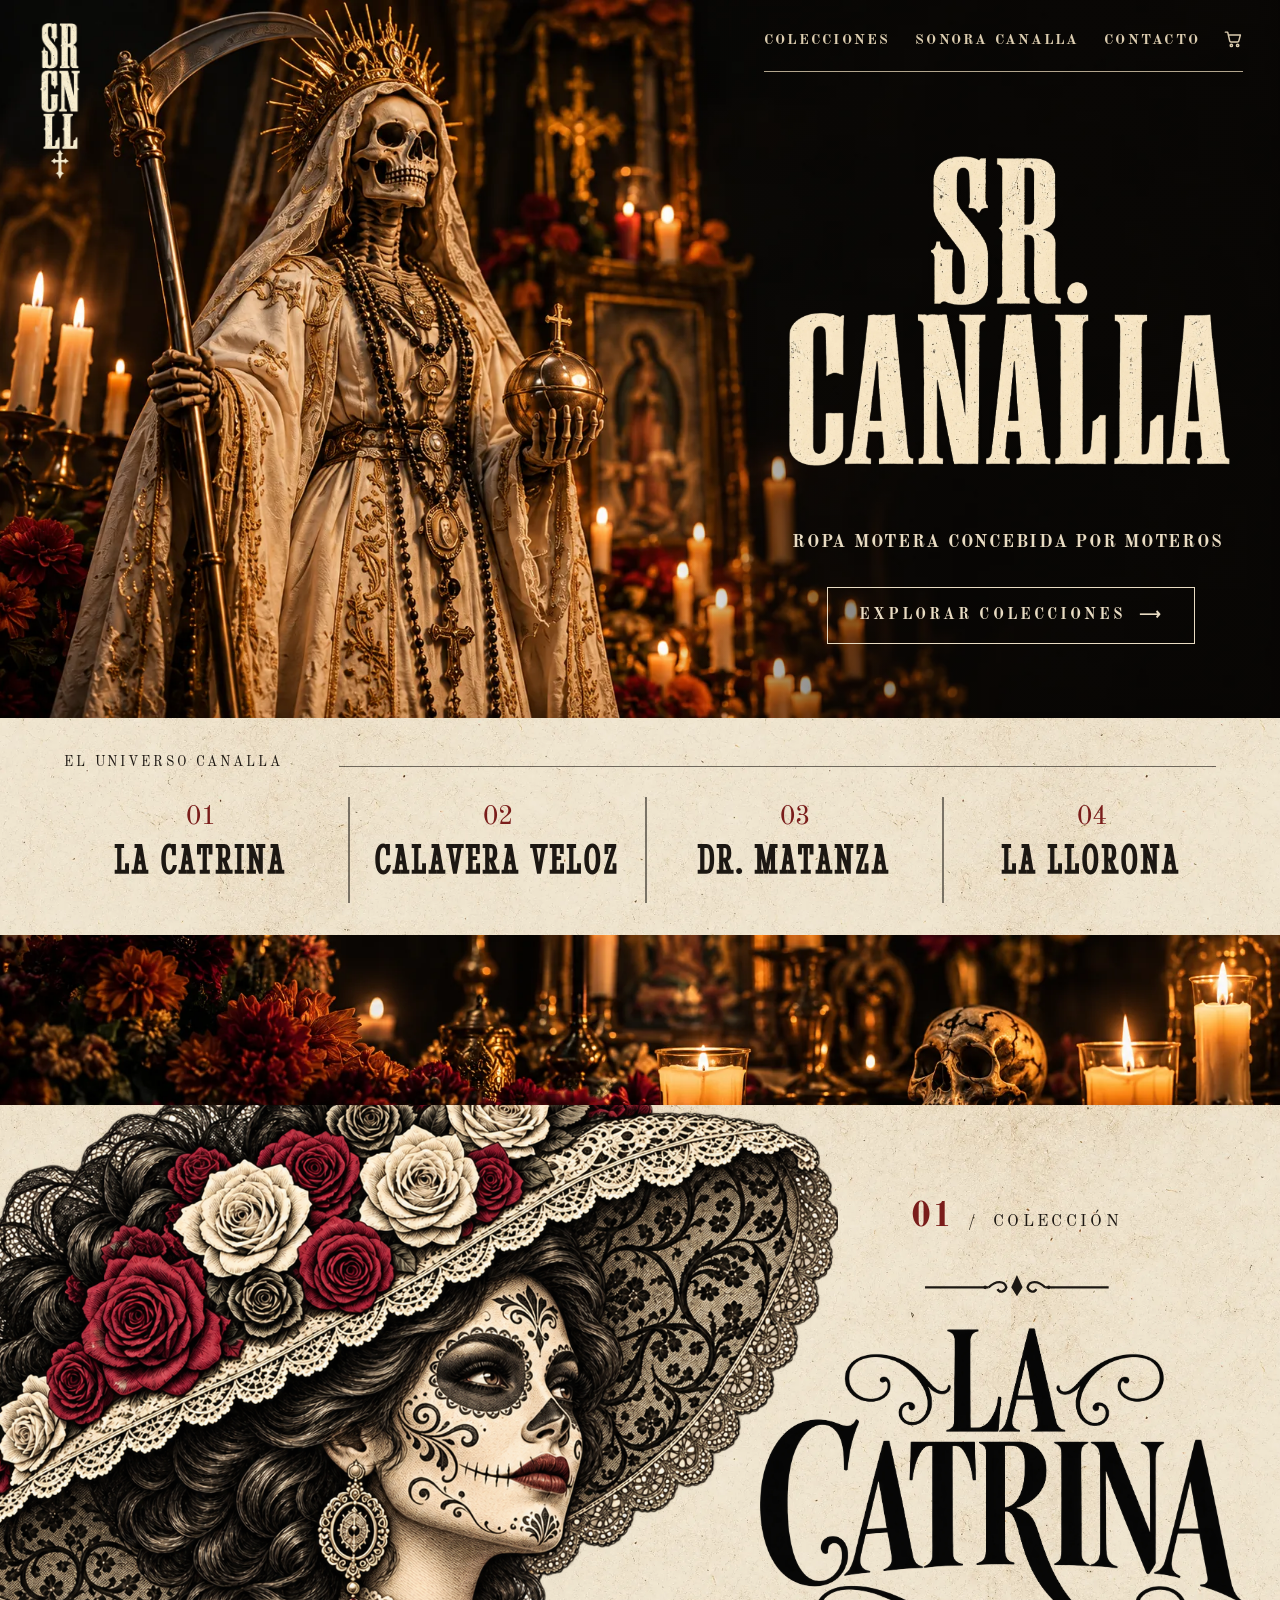
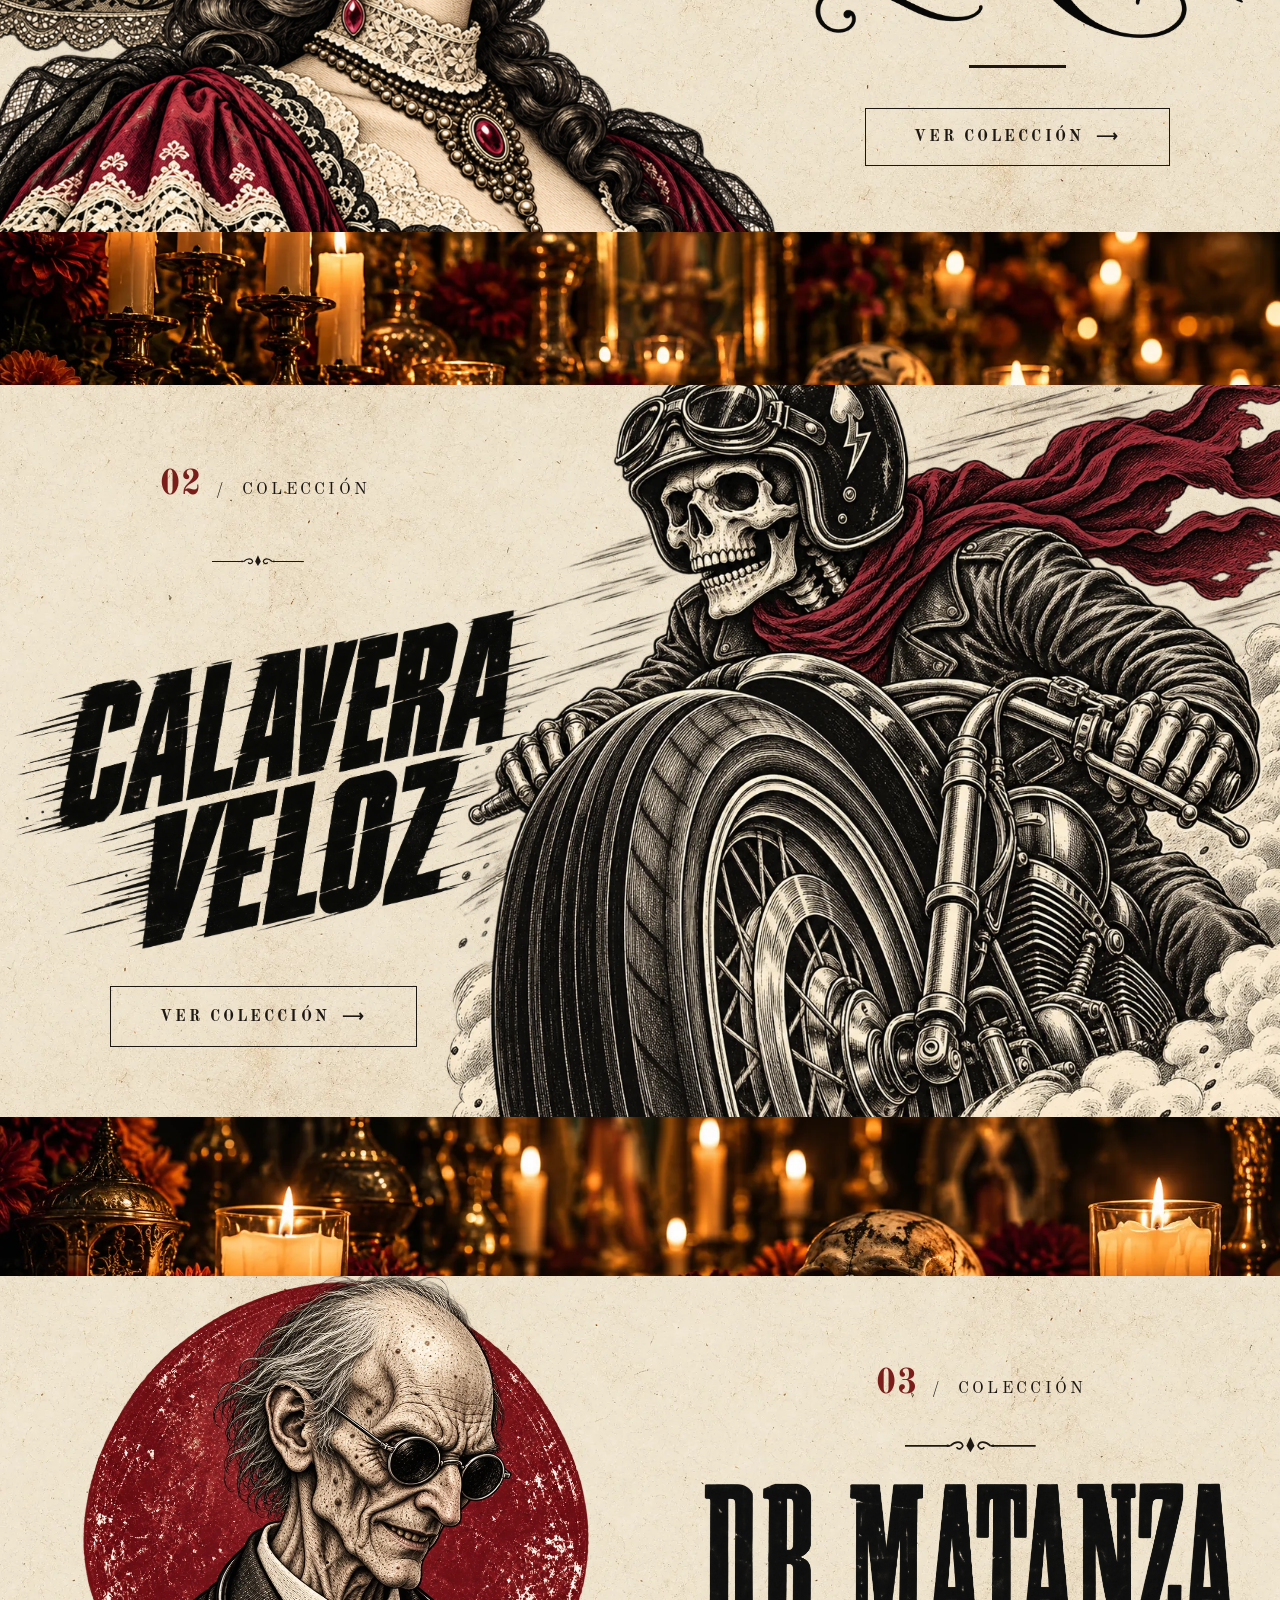
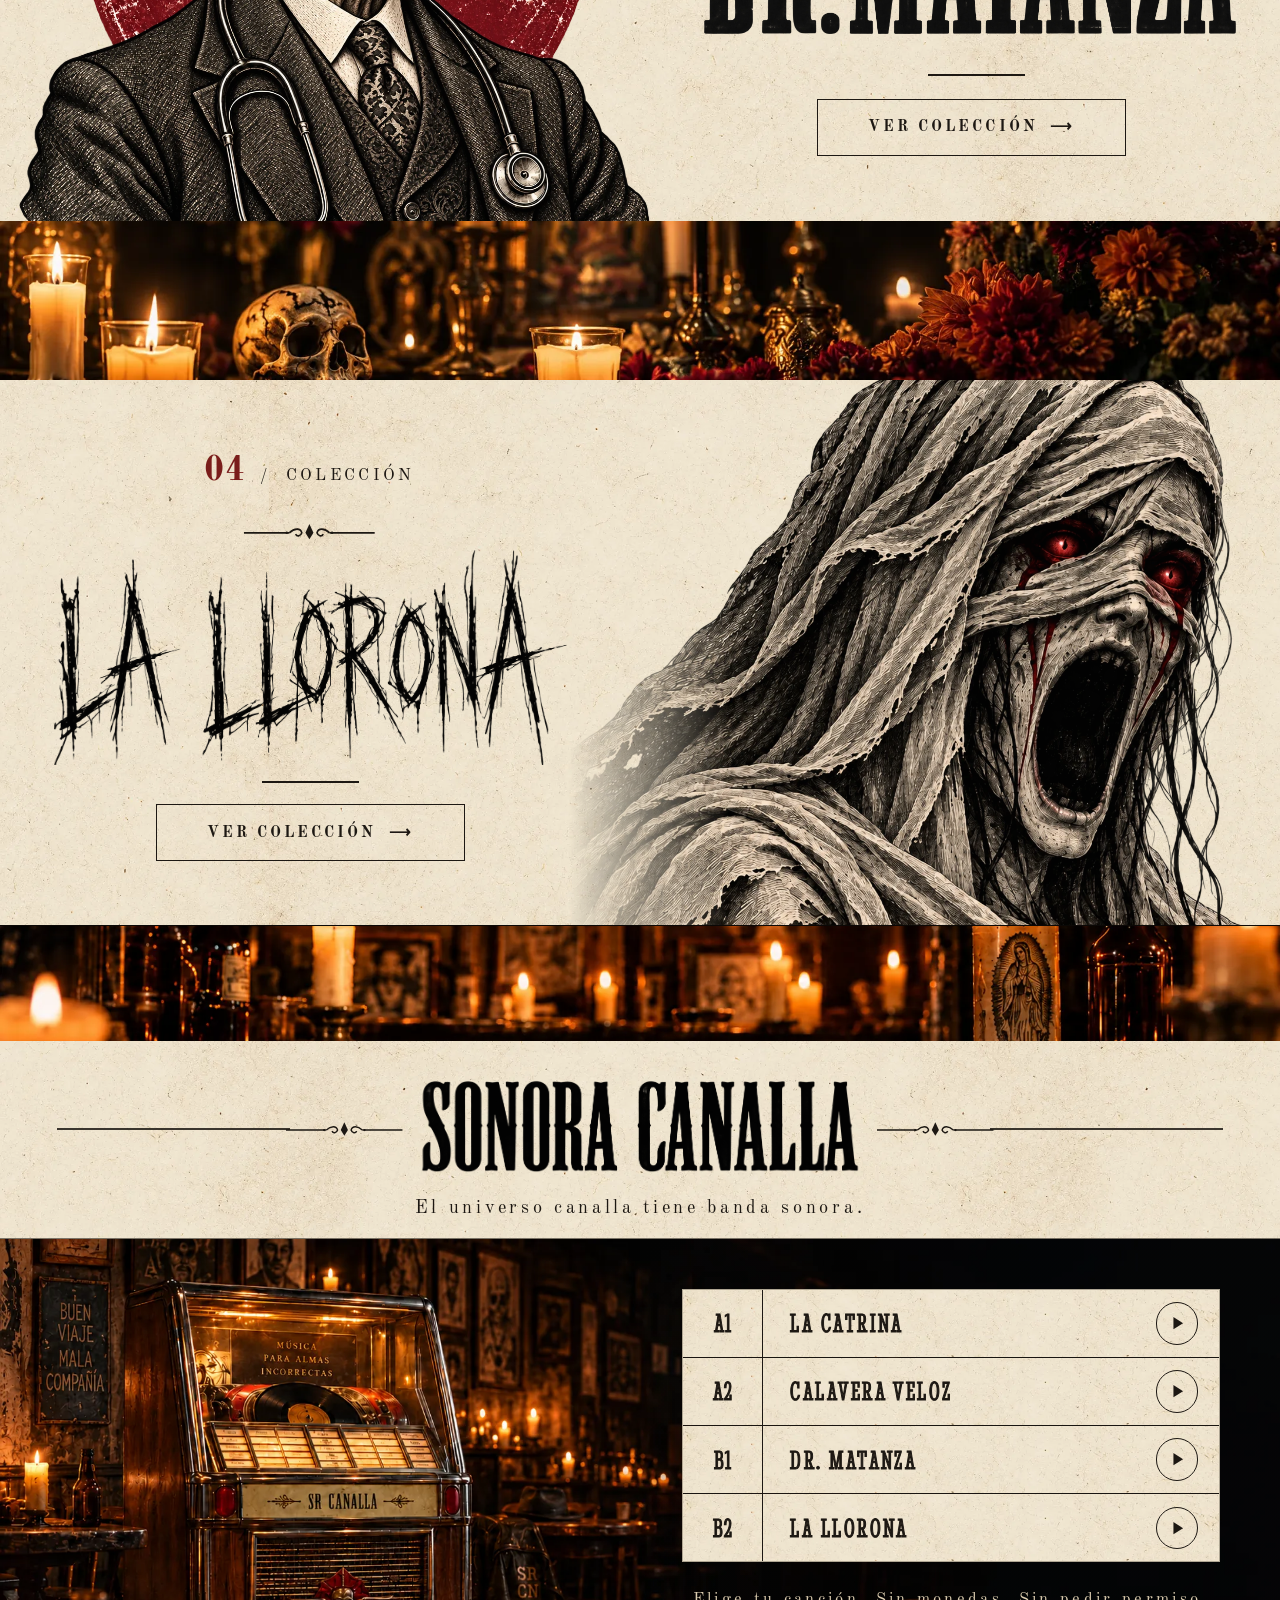
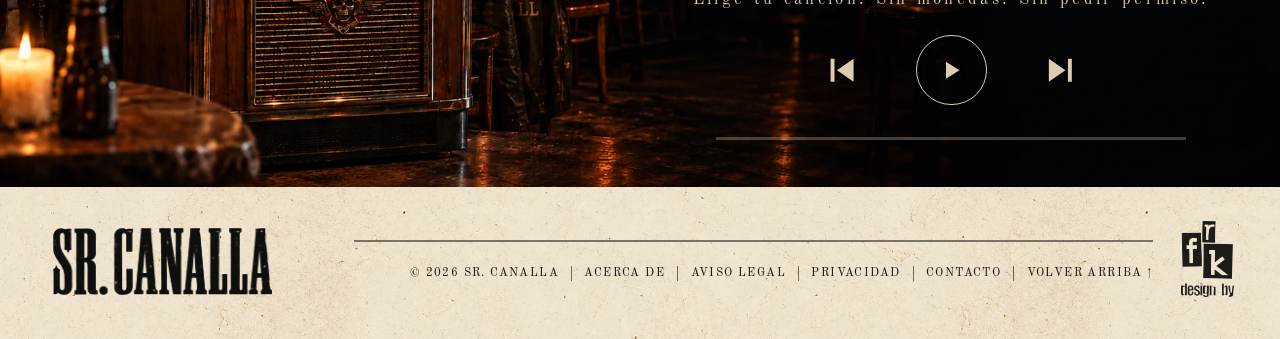
<file: index.html>
<!doctype html>
<html lang="es">
<head>
<meta charset="utf-8">
<meta name="viewport" content="width=device-width,initial-scale=1,viewport-fit=cover">
<title>Sr. Canalla</title>
<meta name="description" content="Sr. Canalla: camisetas, chalecos y cazadoras de inspiración motera y Día de Muertos. Colecciones La Catrina, Calavera Veloz y Dr. Matanza.">
<link rel="preload" href="img/cabecera.webp" as="image" media="(min-width:820px)">
<link rel="preload" href="fonts/oldstd.woff2" as="font" type="font/woff2" crossorigin>
<link rel="stylesheet" href="css/styles.css?v=6">
</head>
<body>
<svg width="0" height="0" style="position:absolute" aria-hidden="true">
  <symbol id="orla" viewBox="0 0 104 12" preserveAspectRatio="xMidYMid meet"><g fill="none" stroke="currentColor" stroke-width="1.3"><path d="M0 7h36M68 7h36"/><path d="M36 7c4-4 9-4 10 0-1 3-4 3-5 1M68 7c-4-4-9-4-10 0 1 3 4 3 5 1"/></g><path d="M52 0l3.2 7L52 12 48.8 7z" fill="currentColor"/><circle cx="34" cy="7" r="1" fill="currentColor"/><circle cx="70" cy="7" r="1" fill="currentColor"/></symbol>
  <symbol id="ico-play" viewBox="0 0 24 24"><path d="M9 7.2v9.6L16.6 12z" fill="currentColor"/></symbol>
  <symbol id="ico-pausa" viewBox="0 0 24 24"><path d="M8.6 7.2h2.3v9.6H8.6zM13.1 7.2h2.3v9.6h-2.3z" fill="currentColor"/></symbol>
</svg>

<header class="sec hero">
  <div class="lienzo">
    <a class="abs logo-v" href="#" aria-label="Sr. Canalla, inicio"><img class="fit" src="img/logo-vertical.webp" alt="" width="362" height="1433"></a>
    <nav class="abs nav caps" aria-label="Principal">
      <a href="#colecciones">Colecciones</a>
      <a class="ext" href="#sonora-canalla">Sonora Canalla</a>
      <a class="ext js-mail" href="#contacto" data-u="freakkie" data-d="hotmail.com">Contacto</a>
      <button type="button" class="carro js-bolsa" aria-label="Bolsa, 0 artículos"><svg viewBox="0 0 24 24" aria-hidden="true" fill="none" stroke="currentColor" stroke-width="1.9" stroke-linecap="round" stroke-linejoin="round"><path d="M1.8 2.8h3l2.7 11.6a1.6 1.6 0 0 0 1.6 1.2h8.7a1.6 1.6 0 0 0 1.5-1.2L21.4 6.6H5.9"/><circle cx="9.6" cy="20.2" r="1.5"/><circle cx="17.8" cy="20.2" r="1.5"/></svg><span class="carro__n js-bolsa-n" hidden>0</span></button>
    </nav>
    <h1 class="abs logo"><img class="fit" src="img/logo-principal.webp" alt="Sr. Canalla" width="1379" height="968"></h1>
    <p class="abs sub caps"><span>Ropa motera concebida por moteros</span></p>
    <a class="abs btn caps" href="#colecciones">Explorar colecciones <span class="fl" aria-hidden="true">⟶</span></a>
  </div>
</header>

<main>
  <section class="sec indice papel" id="universo" aria-label="El universo canalla">
    <div class="lienzo" id="colecciones">
      <p class="abs lbl caps">El universo canalla</p>
      <span class="abs linea" aria-hidden="true"></span>
      <a class="abs item i1" href="#la-catrina"><span class="num">01</span><span class="nom">La Catrina</span></a>
      <span class="abs div1" aria-hidden="true"></span>
      <a class="abs item i2" href="#calavera-veloz"><span class="num">02</span><span class="nom">Calavera Veloz</span></a>
      <span class="abs div2" aria-hidden="true"></span>
      <a class="abs item i3" href="#dr-matanza"><span class="num">03</span><span class="nom">Dr. Matanza</span></a>
      <span class="abs div3" aria-hidden="true"></span>
      <a class="abs item i4" href="#la-llorona"><span class="num">04</span><span class="nom">La Llorona</span></a>
    </div>
  </section>

  <div class="sec franja f1" role="presentation"></div>

  <section class="sec col catrina papel" id="la-catrina" aria-labelledby="t-catrina">
    <div class="lienzo">
      <div class="abs ilus"><img src="img/ilus-la-catrina.webp" alt="Grabado de La Catrina con sombrero de encaje y rosas granate" width="1243" height="1245" loading="lazy"></div>
      <p class="abs eyebrow caps"><b>01</b><span>/</span><span>Colección</span></p>
      <svg class="abs orla" aria-hidden="true"><use href="#orla"/></svg>
      <h2 class="abs titulo" id="t-catrina"><img class="fit" src="img/titulo-la-catrina.webp" alt="La Catrina" width="1423" height="915" loading="lazy"></h2>
      <span class="abs raya" aria-hidden="true"></span>
      <a class="abs btn caps" href="coleccion.html?c=la-catrina">Ver colección <span class="fl" aria-hidden="true">⟶</span></a>
    </div>
  </section>

  <div class="sec franja f2" role="presentation"></div>

  <section class="sec col calavera papel" id="calavera-veloz" aria-labelledby="t-calavera">
    <div class="lienzo">
      <div class="abs ilus"><img src="img/ilus-calavera-veloz.webp" alt="Grabado de calavera motorista con casco, gafas y pañuelo rojo al viento" width="1232" height="1198" loading="lazy"></div>
      <p class="abs eyebrow caps"><b>02</b><span>/</span><span>Colección</span></p>
      <svg class="abs orla" aria-hidden="true"><use href="#orla"/></svg>
      <h2 class="abs titulo" id="t-calavera"><img class="fit" src="img/titulo-calavera-veloz.webp" alt="Calavera Veloz" width="1481" height="935" loading="lazy"></h2>
      <a class="abs btn caps" href="coleccion.html?c=calavera-veloz">Ver colección <span class="fl" aria-hidden="true">⟶</span></a>
    </div>
  </section>

  <div class="sec franja f3" role="presentation"></div>

  <section class="sec col matanza papel" id="dr-matanza" aria-labelledby="t-matanza">
    <div class="lienzo">
      <div class="abs ilus"><img src="img/ilus-dr-matanza.webp" alt="Grabado de un doctor esqueleto con gafas redondas y estetoscopio ante un sol granate" width="1218" height="1205" loading="lazy"></div>
      <p class="abs eyebrow caps"><b>03</b><span>/</span><span>Colección</span></p>
      <svg class="abs orla" aria-hidden="true"><use href="#orla"/></svg>
      <h2 class="abs titulo" id="t-matanza"><img class="fit" src="img/titulo-dr-matanza.webp" alt="Dr. Matanza" width="2081" height="593" loading="lazy"></h2>
      <span class="abs raya" aria-hidden="true"></span>
      <a class="abs btn caps" href="coleccion.html?c=dr-matanza">Ver colección <span class="fl" aria-hidden="true">⟶</span></a>
    </div>
  </section>

  <div class="sec franja f5" role="presentation"></div>

  <section class="sec col llorona papel" id="la-llorona" aria-labelledby="t-llorona">
    <div class="lienzo">
      <div class="abs ilus"><img src="img/ilus-la-llorona.webp" alt="Grabado de La Llorona envuelta en un velo raído, con los ojos rojos y la boca abierta en un grito" width="1235" height="1086" loading="lazy"></div>
      <p class="abs eyebrow caps"><b>04</b><span>/</span><span>Colección</span></p>
      <svg class="abs orla" aria-hidden="true"><use href="#orla"/></svg>
      <h2 class="abs titulo" id="t-llorona"><img class="fit" src="img/titulo-la-llorona.webp" alt="La Llorona" width="1311" height="551" loading="lazy"></h2>
      <span class="abs raya" aria-hidden="true"></span>
      <a class="abs btn caps" href="coleccion.html?c=la-llorona">Ver colección <span class="fl" aria-hidden="true">⟶</span></a>
    </div>
  </section>

  <div class="sec franja f6" role="presentation"></div>

  <section class="sonora" id="sonora-canalla" aria-labelledby="t-sonora">
    <div class="sec sc-cab papel">
      <div class="lienzo">
        <span class="abs sc-l sc-l1" aria-hidden="true"></span>
        <svg class="abs sc-orla sc-o1" aria-hidden="true"><use href="#orla"/></svg>
        <h2 class="abs sc-titulo" id="t-sonora"><img class="fit" src="img/titulo-sonora-canalla.webp" alt="Sonora Canalla" width="2034" height="535" loading="lazy"></h2>
        <svg class="abs sc-orla sc-o2" aria-hidden="true"><use href="#orla"/></svg>
        <span class="abs sc-l sc-l2" aria-hidden="true"></span>
        <p class="abs sc-sub">El universo canalla tiene banda sonora.</p>
      </div>
    </div>
    <div class="sec sc-juke">
      <div class="lienzo">
        <div class="abs sc-panel js-sonora">
          <ol class="sc-lista" aria-label="Canciones">
          <li><button type="button" class="sc-fila js-sc-fila" data-src="audio/sonora/a1_la-catrina.mp3" aria-pressed="false"><span class="sc-cod">A1</span><span class="sc-tit">La Catrina</span><span class="sc-ico" aria-hidden="true"><svg><use href="#ico-play"/></svg></span></button></li>
          <li><button type="button" class="sc-fila js-sc-fila" data-src="audio/sonora/a2_calavera-veloz.mp3" aria-pressed="false"><span class="sc-cod">A2</span><span class="sc-tit">Calavera Veloz</span><span class="sc-ico" aria-hidden="true"><svg><use href="#ico-play"/></svg></span></button></li>
          <li><button type="button" class="sc-fila js-sc-fila" data-src="audio/sonora/b1_dr-matanza.mp3" aria-pressed="false"><span class="sc-cod">B1</span><span class="sc-tit">Dr. Matanza</span><span class="sc-ico" aria-hidden="true"><svg><use href="#ico-play"/></svg></span></button></li>
          <li><button type="button" class="sc-fila js-sc-fila" data-src="audio/sonora/b2_la-llorona.mp3" aria-pressed="false"><span class="sc-cod">B2</span><span class="sc-tit">La Llorona</span><span class="sc-ico" aria-hidden="true"><svg><use href="#ico-play"/></svg></span></button></li>
          </ol>
          <p class="sc-lema">Elige tu canción. <span>Sin monedas. Sin pedir permiso.</span></p>
          <div class="sc-mandos">
            <button type="button" class="sc-btn js-sc-ant" aria-label="Canción anterior"><svg viewBox="0 0 24 24" aria-hidden="true"><path d="M6 5.5h2.2v13H6zM19 5.5v13L9.6 12z" fill="currentColor"/></svg></button>
            <button type="button" class="sc-btn sc-btn--pp js-sc-pp" aria-label="Reproducir"><svg aria-hidden="true"><use href="#ico-play"/></svg></button>
            <button type="button" class="sc-btn js-sc-sig" aria-label="Canción siguiente"><svg viewBox="0 0 24 24" aria-hidden="true"><path d="M15.8 5.5H18v13h-2.2zM5 5.5v13l9.4-6.5z" fill="currentColor"/></svg></button>
          </div>
          <input class="sc-barra js-sc-barra" type="range" min="0" max="1000" step="1" value="0" aria-label="Posición de la canción" disabled>
          <audio class="js-sc-audio" preload="none"></audio>
        </div>
      </div>
    </div>
  </section>
</main>

<footer class="sec pie papel" id="contacto">
  <div class="lienzo">
    <a class="abs logo-pie" href="#" aria-label="Sr. Canalla, volver arriba"><img class="fit" src="img/logo-pie.webp" alt="" width="1795" height="556" loading="lazy"></a>
    <span class="abs linea" aria-hidden="true"></span>
    <div class="abs links caps">
      <span>© <span class="js-anio">2026</span> Sr. Canalla</span>
      <a href="acerca.html">Acerca de</a>
      <a href="aviso-legal.html">Aviso legal</a>
      <a href="privacidad.html">Privacidad</a>
      <a class="js-mail" href="#contacto" data-u="freakkie" data-d="hotmail.com">Contacto</a>
      <a href="#">Volver arriba ↑</a>
    </div>
    <div class="abs frk"><img class="fit" src="img/logo-frk.webp" alt="Design by FRK" width="346" height="499" loading="lazy"></div>
  </div>
</footer>

<div class="toast" role="status" aria-live="polite"></div>
<script src="js/main.js?v=6"></script>
</body>
</html>
</file>
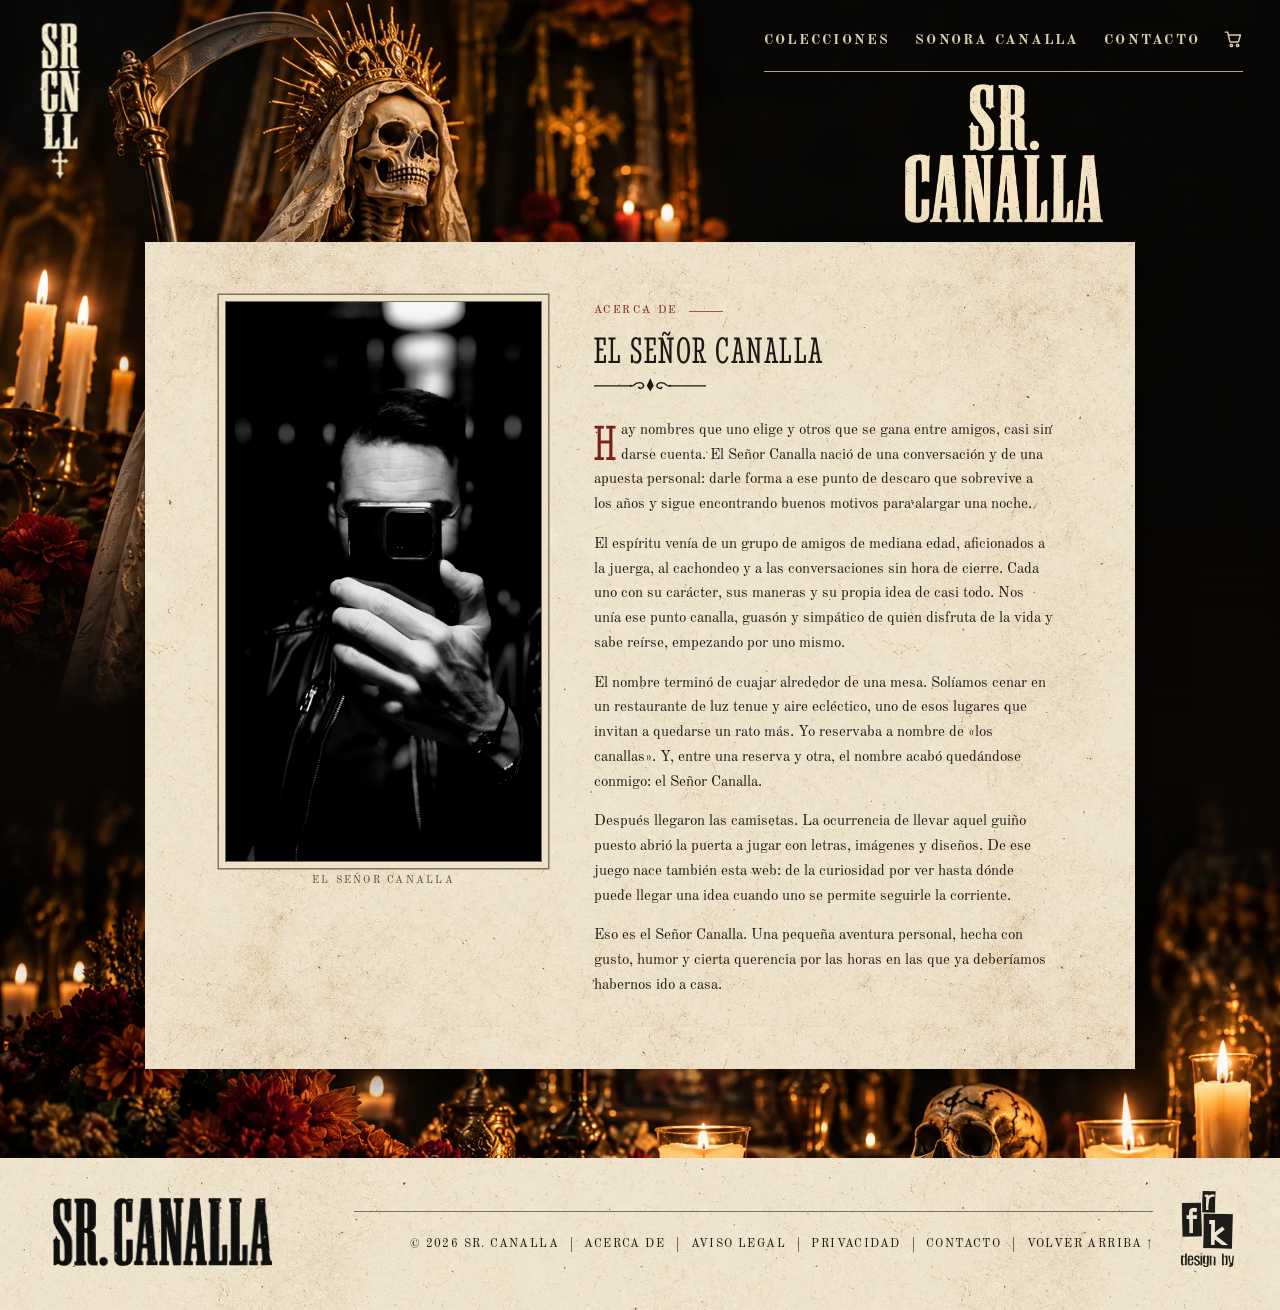
<file: acerca.html>
<!doctype html>
<html lang="es">
<head>
<meta charset="utf-8">
<meta name="viewport" content="width=device-width,initial-scale=1,viewport-fit=cover">
<title>Acerca de · Sr. Canalla</title>
<meta name="description" content="Quién es el Señor Canalla y de dónde sale el nombre.">
<link rel="preload" href="fonts/oldstd.woff2" as="font" type="font/woff2" crossorigin>
<link rel="stylesheet" href="css/styles.css?v=5">
<link rel="stylesheet" href="css/marketplace.css?v=4">
<link rel="stylesheet" href="css/paginas.css?v=1">
</head>
<body class="mk">
<svg width="0" height="0" style="position:absolute" aria-hidden="true"><symbol id="orla" viewBox="0 0 104 12" preserveAspectRatio="xMidYMid meet"><g fill="none" stroke="currentColor" stroke-width="1.3"><path d="M0 7h36M68 7h36"/><path d="M36 7c4-4 9-4 10 0-1 3-4 3-5 1M68 7c-4-4-9-4-10 0 1 3 4 3 5 1"/></g><path d="M52 0l3.2 7L52 12 48.8 7z" fill="currentColor"/><circle cx="34" cy="7" r="1" fill="currentColor"/><circle cx="70" cy="7" r="1" fill="currentColor"/></symbol></svg>
<div class="mk-escena">
  <header class="sec mk-cab">
    <div class="lienzo">
      <a class="abs logo-v" href="index.html" aria-label="Sr. Canalla, inicio"><img class="fit" src="img/logo-vertical.webp" alt="" width="362" height="1433"></a>
      <nav class="abs nav caps" aria-label="Principal">
        <a href="index.html#colecciones">Colecciones</a>
        <a class="ext" href="index.html#sonora-canalla">Sonora Canalla</a>
        <a class="ext js-mail" href="#contacto" data-u="freakkie" data-d="hotmail.com">Contacto</a>
        <button type="button" class="carro js-bolsa" aria-label="Bolsa, 0 artículos"><svg viewBox="0 0 24 24" aria-hidden="true" fill="none" stroke="currentColor" stroke-width="1.9" stroke-linecap="round" stroke-linejoin="round"><path d="M1.8 2.8h3l2.7 11.6a1.6 1.6 0 0 0 1.6 1.2h8.7a1.6 1.6 0 0 0 1.5-1.2L21.4 6.6H5.9"/><circle cx="9.6" cy="20.2" r="1.5"/><circle cx="17.8" cy="20.2" r="1.5"/></svg><span class="carro__n js-bolsa-n" hidden>0</span></button>
      </nav>
      <a class="abs logo" href="index.html" aria-label="Sr. Canalla, inicio"><img class="fit" src="img/logo-principal.webp" alt="Sr. Canalla" width="1379" height="968"></a>
    </div>
  </header>

  <main class="pg-panel papel">
    <div class="pg-acerca">
      <figure class="pg-retrato">
        <img src="img/sr-canalla-retrato.webp" alt="Retrato en blanco y negro del Señor Canalla con cazadora de cuero, la cara oculta tras el móvil" width="900" height="1600">
        <figcaption>El Señor Canalla</figcaption>
      </figure>
      <div>
        <p class="pg-eyebrow caps">Acerca de</p>
        <h1 class="pg-titulo">El Señor Canalla</h1>
        <svg class="pg-orla" aria-hidden="true"><use href="#orla"/></svg>
        <div class="pg-texto">
          <p>Hay nombres que uno elige y otros que se gana entre amigos, casi sin darse cuenta. El Señor Canalla nació de una conversación y de una apuesta personal: darle forma a ese punto de descaro que sobrevive a los años y sigue encontrando buenos motivos para alargar una noche.</p>
          <p>El espíritu venía de un grupo de amigos de mediana edad, aficionados a la juerga, al cachondeo y a las conversaciones sin hora de cierre. Cada uno con su carácter, sus maneras y su propia idea de casi todo. Nos unía ese punto canalla, guasón y simpático de quien disfruta de la vida y sabe reírse, empezando por uno mismo.</p>
          <p>El nombre terminó de cuajar alrededor de una mesa. Solíamos cenar en un restaurante de luz tenue y aire ecléctico, uno de esos lugares que invitan a quedarse un rato más. Yo reservaba a nombre de «los canallas». Y, entre una reserva y otra, el nombre acabó quedándose conmigo: el Señor Canalla.</p>
          <p>Después llegaron las camisetas. La ocurrencia de llevar aquel guiño puesto abrió la puerta a jugar con letras, imágenes y diseños. De ese juego nace también esta web: de la curiosidad por ver hasta dónde puede llegar una idea cuando uno se permite seguirle la corriente.</p>
          <p>Eso es el Señor Canalla. Una pequeña aventura personal, hecha con gusto, humor y cierta querencia por las horas en las que ya deberíamos habernos ido a casa.</p>
        </div>
      </div>
    </div>
  </main>

  <div class="mk-franja" role="presentation"></div>
</div>

<footer class="sec pie papel" id="contacto">
  <div class="lienzo">
    <a class="abs logo-pie" href="index.html" aria-label="Sr. Canalla, inicio"><img class="fit" src="img/logo-pie.webp" alt="" width="1795" height="556" loading="lazy"></a>
    <span class="abs linea" aria-hidden="true"></span>
    <div class="abs links caps">
      <span>© <span class="js-anio">2026</span> Sr. Canalla</span>
      <a href="acerca.html">Acerca de</a>
      <a href="aviso-legal.html">Aviso legal</a>
      <a href="privacidad.html">Privacidad</a>
      <a class="js-mail" href="#contacto" data-u="freakkie" data-d="hotmail.com">Contacto</a>
      <a href="#">Volver arriba ↑</a>
    </div>
    <div class="abs frk"><img class="fit" src="img/logo-frk.webp" alt="Design by FRK" width="346" height="499" loading="lazy"></div>
  </div>
</footer>

<div class="toast" role="status" aria-live="polite"></div>
<script src="js/main.js?v=5"></script>
</body>
</html>
</file>
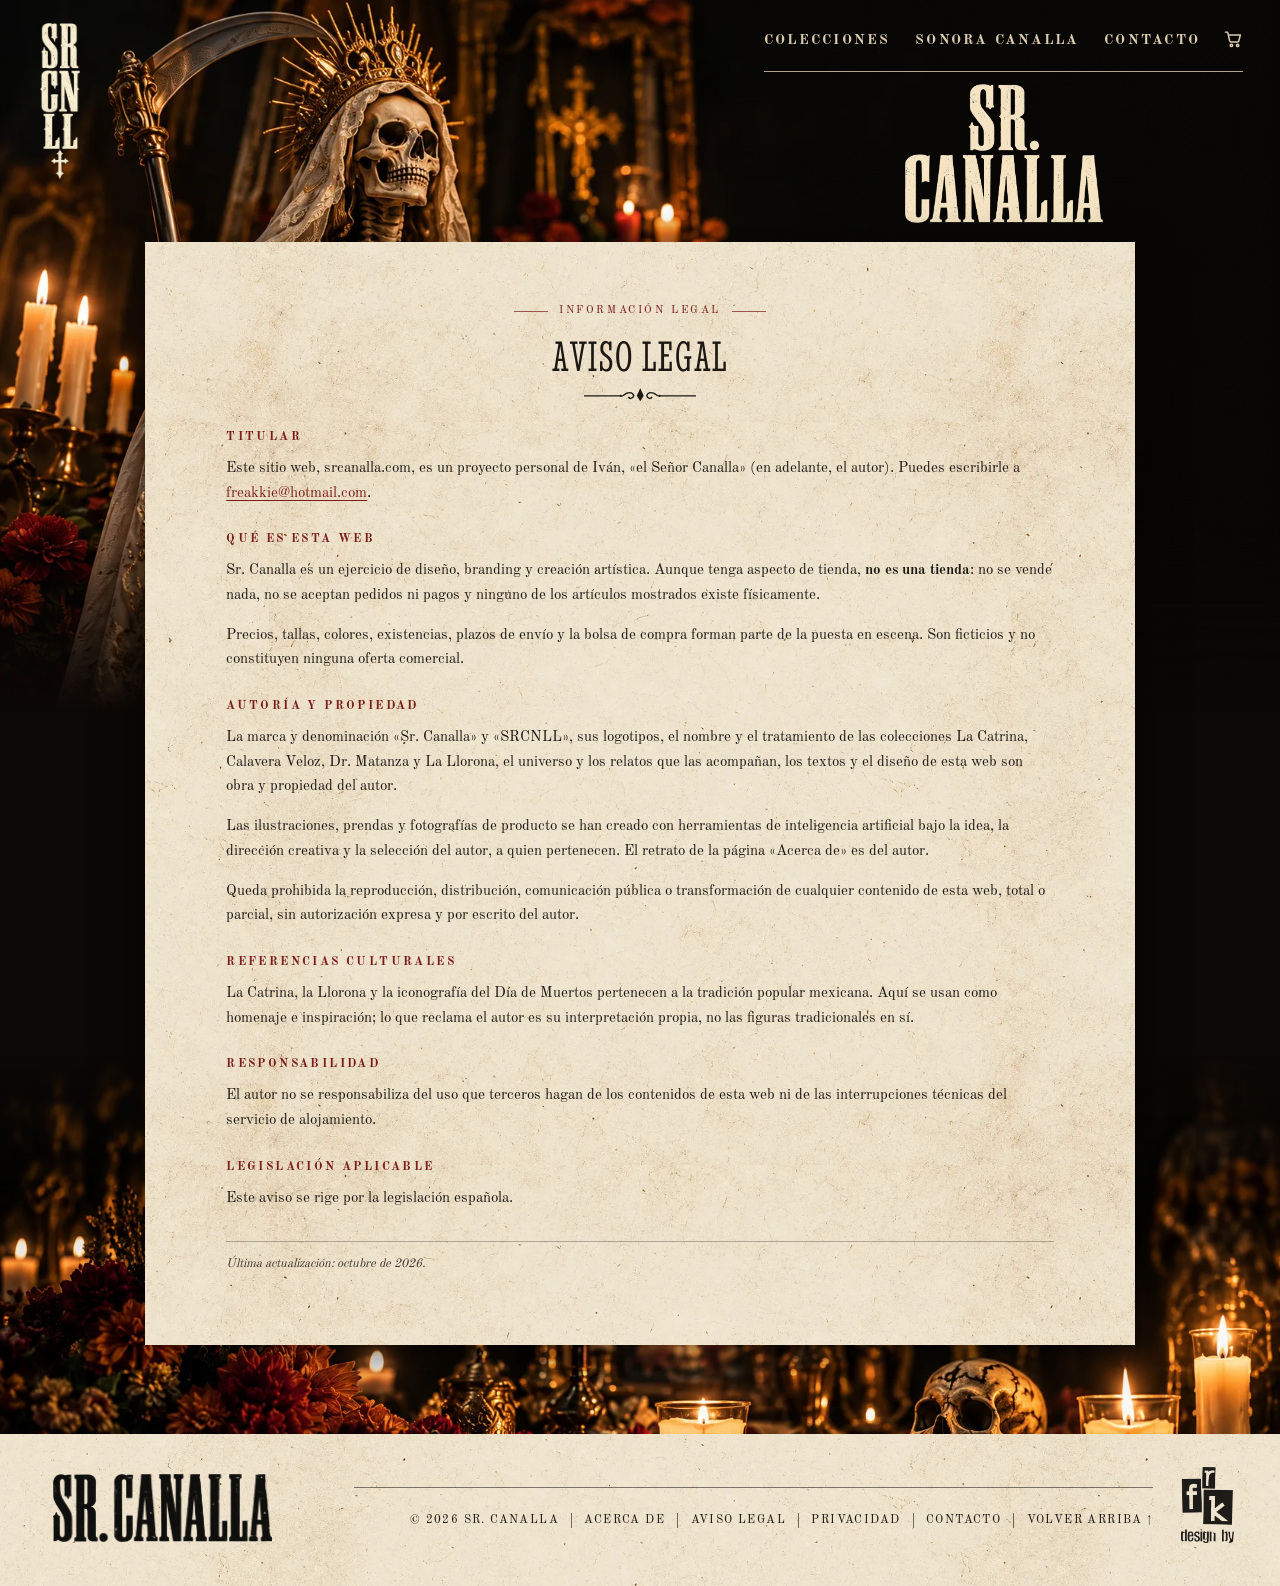
<file: aviso-legal.html>
<!doctype html>
<html lang="es">
<head>
<meta charset="utf-8">
<meta name="viewport" content="width=device-width,initial-scale=1,viewport-fit=cover">
<title>Aviso legal · Sr. Canalla</title>
<meta name="description" content="Aviso legal de srcanalla.com: proyecto de diseño sin actividad comercial.">
<link rel="preload" href="fonts/oldstd.woff2" as="font" type="font/woff2" crossorigin>
<link rel="stylesheet" href="css/styles.css?v=5">
<link rel="stylesheet" href="css/marketplace.css?v=4">
<link rel="stylesheet" href="css/paginas.css?v=1">
</head>
<body class="mk">
<svg width="0" height="0" style="position:absolute" aria-hidden="true"><symbol id="orla" viewBox="0 0 104 12" preserveAspectRatio="xMidYMid meet"><g fill="none" stroke="currentColor" stroke-width="1.3"><path d="M0 7h36M68 7h36"/><path d="M36 7c4-4 9-4 10 0-1 3-4 3-5 1M68 7c-4-4-9-4-10 0 1 3 4 3 5 1"/></g><path d="M52 0l3.2 7L52 12 48.8 7z" fill="currentColor"/><circle cx="34" cy="7" r="1" fill="currentColor"/><circle cx="70" cy="7" r="1" fill="currentColor"/></symbol></svg>
<div class="mk-escena">
  <header class="sec mk-cab">
    <div class="lienzo">
      <a class="abs logo-v" href="index.html" aria-label="Sr. Canalla, inicio"><img class="fit" src="img/logo-vertical.webp" alt="" width="362" height="1433"></a>
      <nav class="abs nav caps" aria-label="Principal">
        <a href="index.html#colecciones">Colecciones</a>
        <a class="ext" href="index.html#sonora-canalla">Sonora Canalla</a>
        <a class="ext js-mail" href="#contacto" data-u="freakkie" data-d="hotmail.com">Contacto</a>
        <button type="button" class="carro js-bolsa" aria-label="Bolsa, 0 artículos"><svg viewBox="0 0 24 24" aria-hidden="true" fill="none" stroke="currentColor" stroke-width="1.9" stroke-linecap="round" stroke-linejoin="round"><path d="M1.8 2.8h3l2.7 11.6a1.6 1.6 0 0 0 1.6 1.2h8.7a1.6 1.6 0 0 0 1.5-1.2L21.4 6.6H5.9"/><circle cx="9.6" cy="20.2" r="1.5"/><circle cx="17.8" cy="20.2" r="1.5"/></svg><span class="carro__n js-bolsa-n" hidden>0</span></button>
      </nav>
      <a class="abs logo" href="index.html" aria-label="Sr. Canalla, inicio"><img class="fit" src="img/logo-principal.webp" alt="Sr. Canalla" width="1379" height="968"></a>
    </div>
  </header>

  <main class="pg-panel papel">
    <p class="pg-eyebrow caps">Información legal</p>
    <h1 class="pg-titulo">Aviso legal</h1>
    <svg class="pg-orla" aria-hidden="true"><use href="#orla"/></svg>
    <div class="pg-texto">
      <h2>Titular</h2>
      <p>Este sitio web, srcanalla.com, es un proyecto personal de Iván, «el Señor Canalla» (en adelante, el autor). Puedes escribirle a <a class="js-mail" href="#contacto" data-u="freakkie" data-d="hotmail.com" data-ver>la dirección de contacto</a>.</p>

      <h2>Qué es esta web</h2>
      <p>Sr. Canalla es un ejercicio de diseño, branding y creación artística. Aunque tenga aspecto de tienda, <strong>no es una tienda</strong>: no se vende nada, no se aceptan pedidos ni pagos y ninguno de los artículos mostrados existe físicamente.</p>
      <p>Precios, tallas, colores, existencias, plazos de envío y la bolsa de compra forman parte de la puesta en escena. Son ficticios y no constituyen ninguna oferta comercial.</p>

      <h2>Autoría y propiedad</h2>
      <p>La marca y denominación «Sr. Canalla» y «SRCNLL», sus logotipos, el nombre y el tratamiento de las colecciones La Catrina, Calavera Veloz, Dr. Matanza y La Llorona, el universo y los relatos que las acompañan, los textos y el diseño de esta web son obra y propiedad del autor.</p>
      <p>Las ilustraciones, prendas y fotografías de producto se han creado con herramientas de inteligencia artificial bajo la idea, la dirección creativa y la selección del autor, a quien pertenecen. El retrato de la página «Acerca de» es del autor.</p>
      <p>Queda prohibida la reproducción, distribución, comunicación pública o transformación de cualquier contenido de esta web, total o parcial, sin autorización expresa y por escrito del autor.</p>

      <h2>Referencias culturales</h2>
      <p>La Catrina, la Llorona y la iconografía del Día de Muertos pertenecen a la tradición popular mexicana. Aquí se usan como homenaje e inspiración; lo que reclama el autor es su interpretación propia, no las figuras tradicionales en sí.</p>

      <h2>Responsabilidad</h2>
      <p>El autor no se responsabiliza del uso que terceros hagan de los contenidos de esta web ni de las interrupciones técnicas del servicio de alojamiento.</p>

      <h2>Legislación aplicable</h2>
      <p>Este aviso se rige por la legislación española.</p>

      <p class="pg-nota">Última actualización: octubre de 2026.</p>
    </div>
  </main>

  <div class="mk-franja" role="presentation"></div>
</div>

<footer class="sec pie papel" id="contacto">
  <div class="lienzo">
    <a class="abs logo-pie" href="index.html" aria-label="Sr. Canalla, inicio"><img class="fit" src="img/logo-pie.webp" alt="" width="1795" height="556" loading="lazy"></a>
    <span class="abs linea" aria-hidden="true"></span>
    <div class="abs links caps">
      <span>© <span class="js-anio">2026</span> Sr. Canalla</span>
      <a href="acerca.html">Acerca de</a>
      <a href="aviso-legal.html">Aviso legal</a>
      <a href="privacidad.html">Privacidad</a>
      <a class="js-mail" href="#contacto" data-u="freakkie" data-d="hotmail.com">Contacto</a>
      <a href="#">Volver arriba ↑</a>
    </div>
    <div class="abs frk"><img class="fit" src="img/logo-frk.webp" alt="Design by FRK" width="346" height="499" loading="lazy"></div>
  </div>
</footer>

<div class="toast" role="status" aria-live="polite"></div>
<script src="js/main.js?v=5"></script>
</body>
</html>
</file>
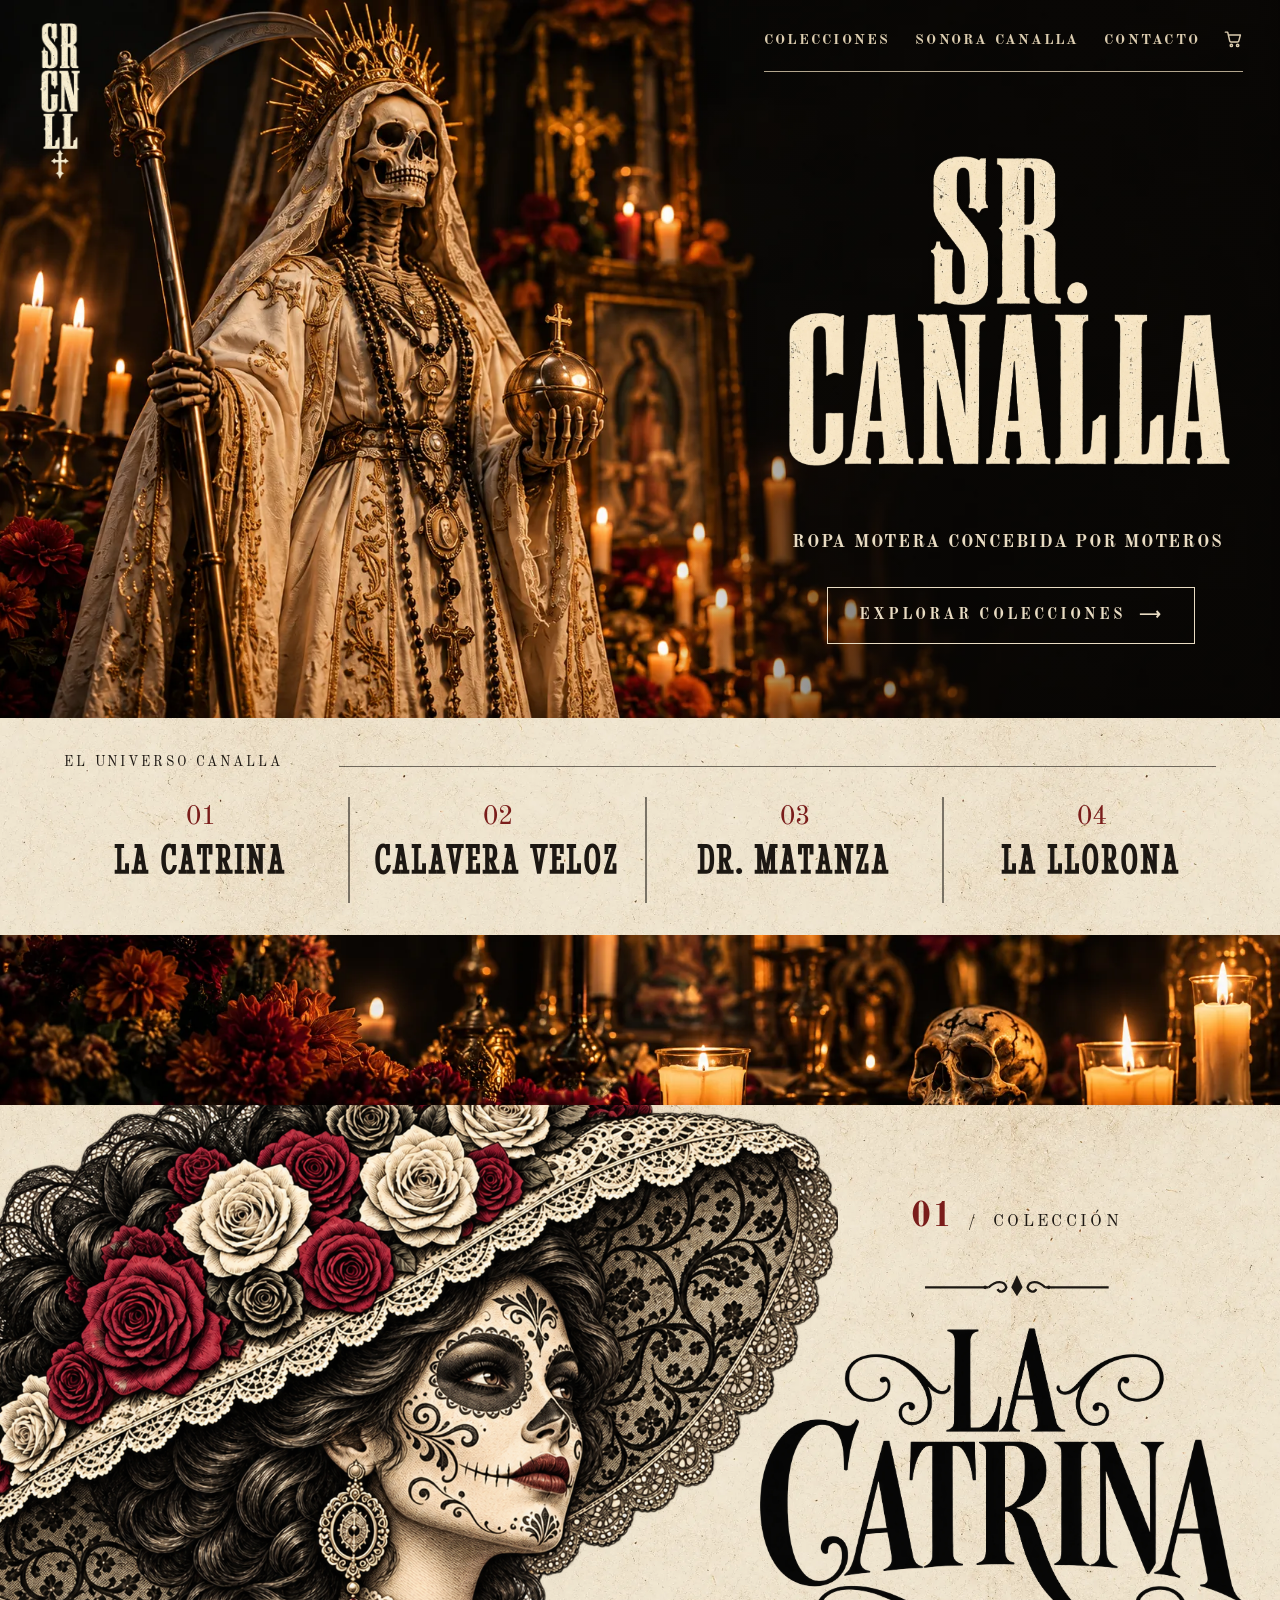
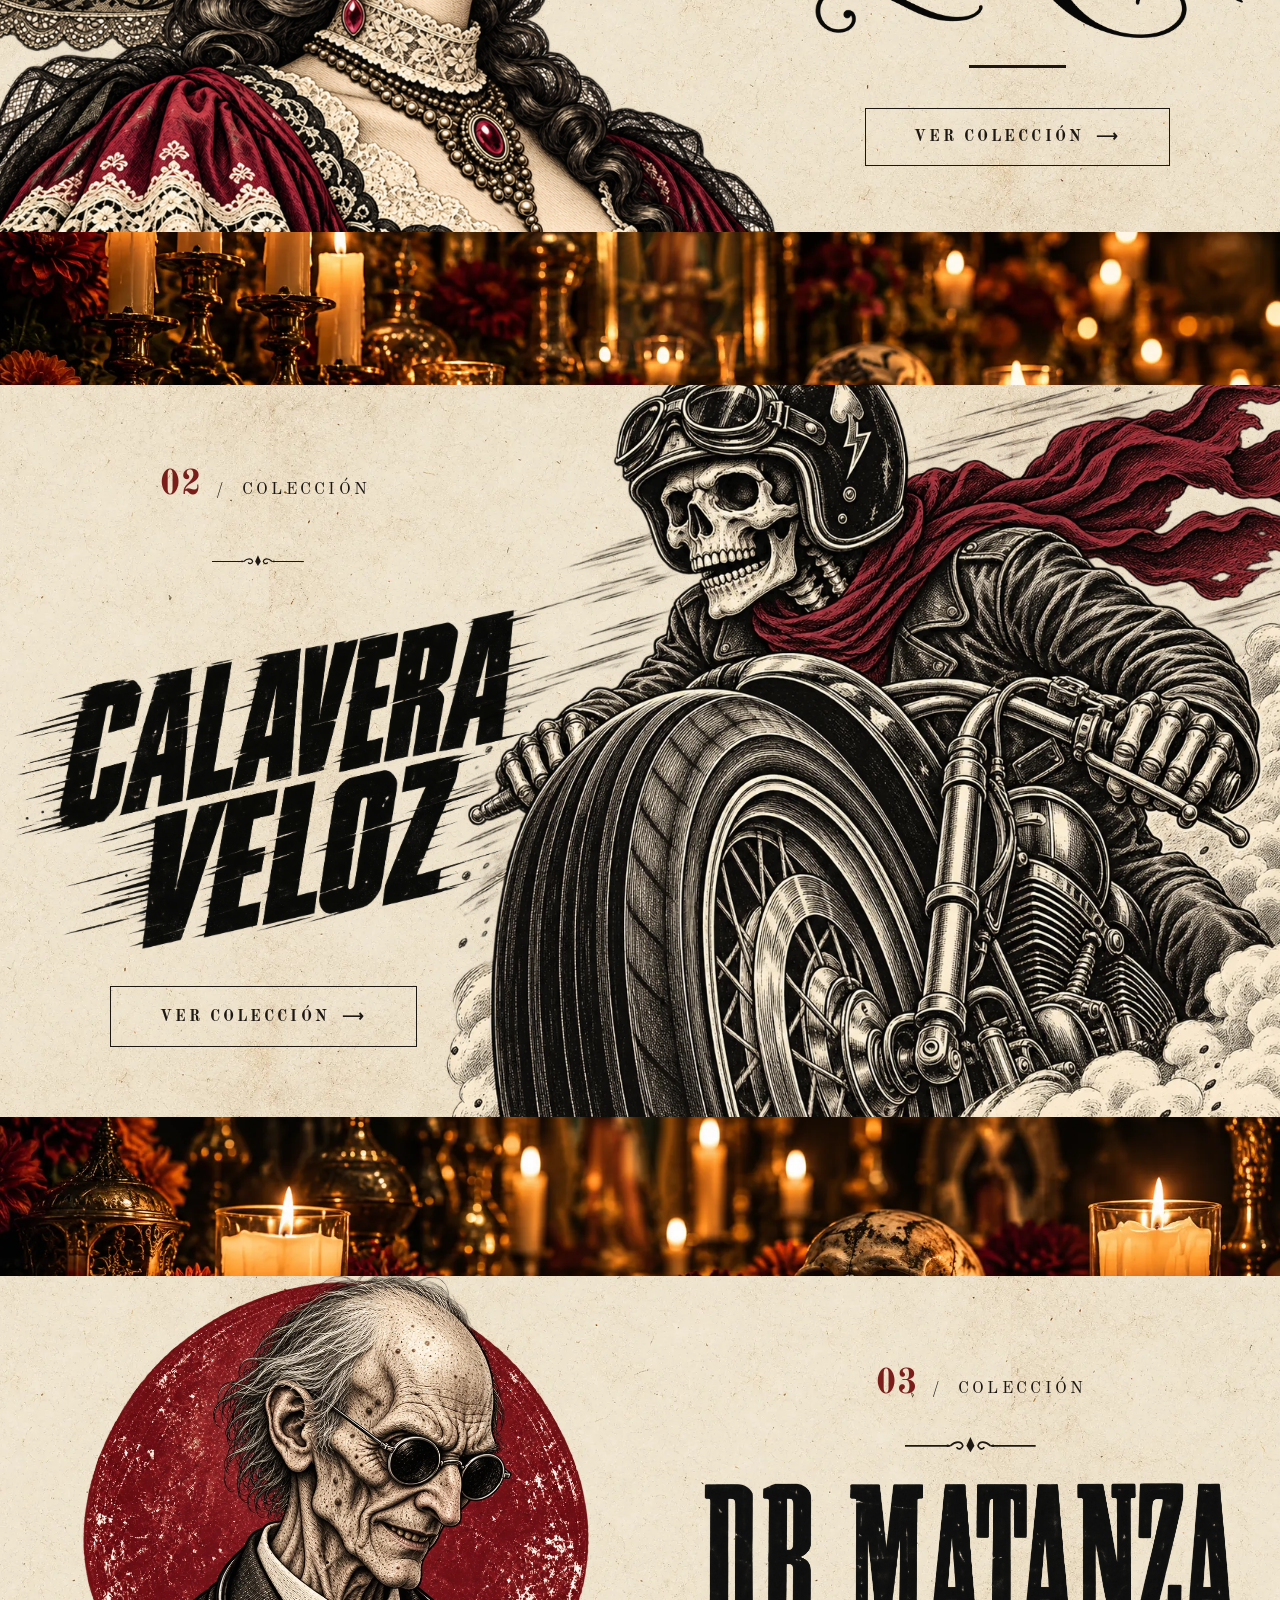
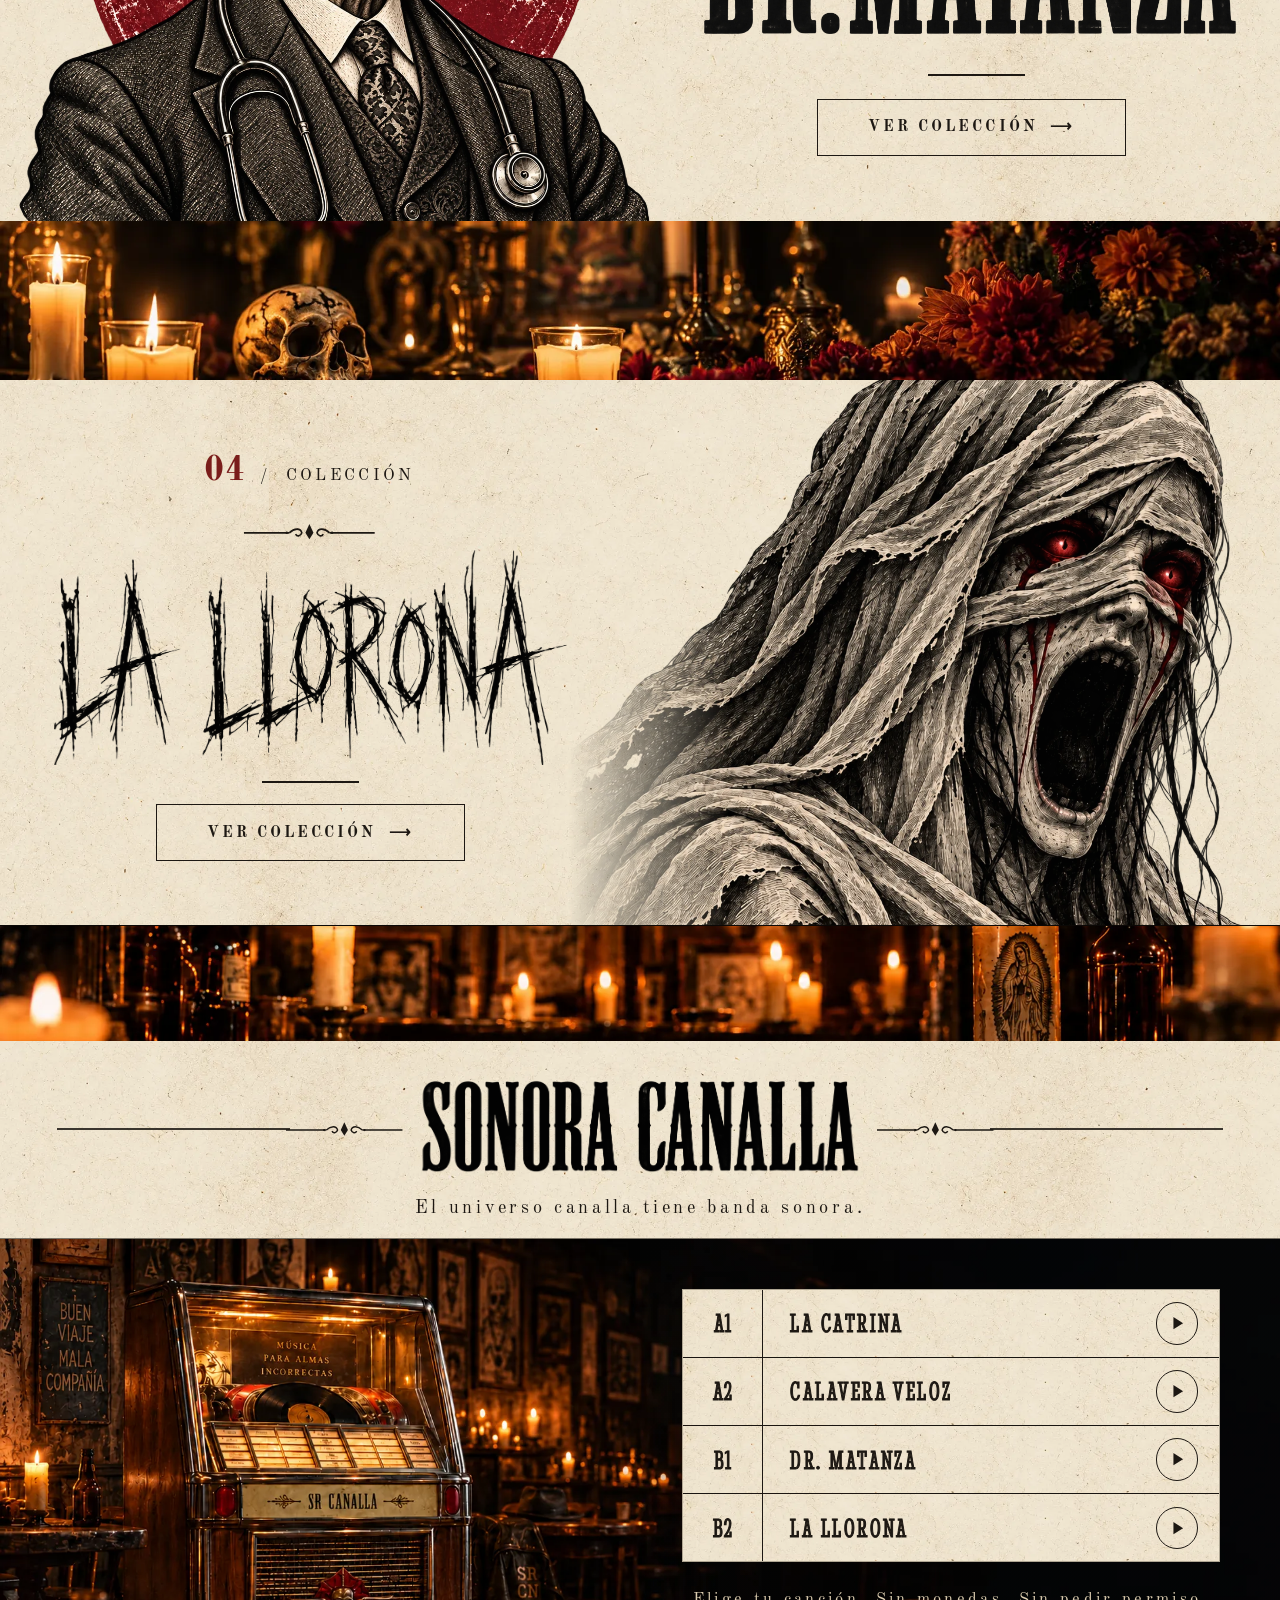
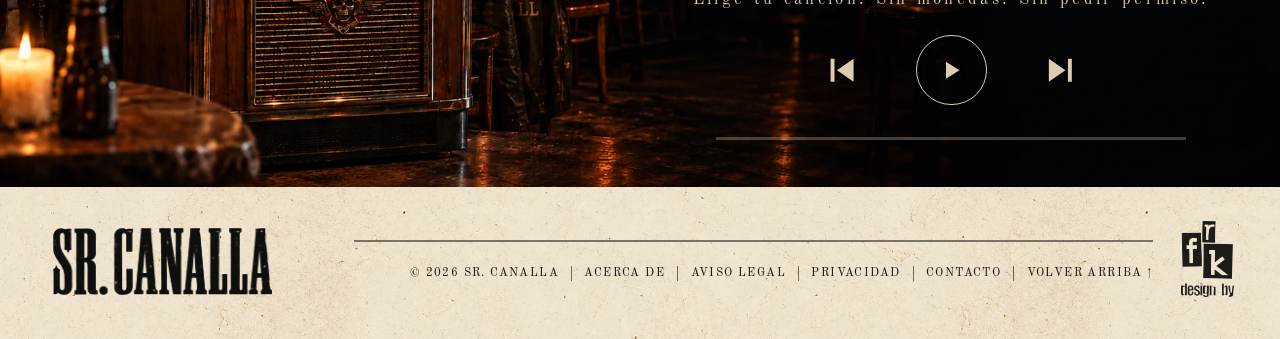
<file: coleccion.html>
<!doctype html>
<html lang="es">
<head>
<meta charset="utf-8">
<meta name="viewport" content="width=device-width,initial-scale=1,viewport-fit=cover">
<title>Colección · Sr. Canalla</title>
<meta name="description" content="Sr. Canalla: camisetas, chalecos y cazadoras de inspiración motera y Día de Muertos.">
<link rel="preload" href="img/cabecera.webp" as="image" media="(min-width:820px)">
<link rel="preload" href="fonts/oldstd.woff2" as="font" type="font/woff2" crossorigin>
<link rel="stylesheet" href="css/styles.css?v=5">
<link rel="stylesheet" href="css/marketplace.css?v=4">
</head>
<body class="mk">

<div class="mk-escena">
  <header class="sec mk-cab">
    <div class="lienzo">
      <a class="abs logo-v" href="index.html" aria-label="Sr. Canalla, inicio"><img class="fit" src="img/logo-vertical.webp" alt="" width="362" height="1433"></a>
      <nav class="abs nav caps" aria-label="Principal">
        <a href="index.html#colecciones">Colecciones</a>
        <a class="ext" href="index.html#sonora-canalla">Sonora Canalla</a>
        <a class="ext js-mail" href="#contacto" data-u="freakkie" data-d="hotmail.com">Contacto</a>
        <button type="button" class="carro js-bolsa" aria-label="Bolsa, 0 artículos"><svg viewBox="0 0 24 24" aria-hidden="true" fill="none" stroke="currentColor" stroke-width="1.9" stroke-linecap="round" stroke-linejoin="round"><path d="M1.8 2.8h3l2.7 11.6a1.6 1.6 0 0 0 1.6 1.2h8.7a1.6 1.6 0 0 0 1.5-1.2L21.4 6.6H5.9"/><circle cx="9.6" cy="20.2" r="1.5"/><circle cx="17.8" cy="20.2" r="1.5"/></svg><span class="carro__n js-bolsa-n" hidden>0</span></button>
      </nav>
      <a class="abs logo" href="index.html" aria-label="Sr. Canalla, inicio"><img class="fit" src="img/logo-principal.webp" alt="Sr. Canalla" width="1379" height="968"></a>
    </div>
  </header>

  <main class="mk-panel papel" id="marketplace">
    <!-- Panel izquierdo: título e ilustración de la colección -->
    <aside class="mk-portada">
      <h1 class="mk-portada__titulo"><img class="js-col-titulo" src="" alt=""></h1>
      <img class="mk-portada__ilus js-col-ilus" src="" alt="">
    </aside>

    <div class="mk-cuerpo">
      <!-- Ficha de producto -->
      <section class="mk-ficha js-ficha" aria-live="polite">
        <div class="mk-galeria">
          <div class="mk-galeria__principal js-ampliar" role="button" tabindex="0" aria-haspopup="dialog" aria-label="Ampliar imagen"><img class="js-foto" src="" alt=""></div>
          <div class="mk-galeria__minis js-minis" role="group" aria-label="Vistas del producto"></div>
        </div>

        <div class="mk-info">
          <p class="mk-info__col caps js-col-eyebrow">Colección</p>
          <h2 class="mk-info__nombre js-nombre"></h2>
          <p class="mk-info__precio js-precio"></p>
          <p class="mk-info__claim js-claim"></p>
          <p class="mk-info__mat js-mat"></p>

          <div class="mk-opcion js-op-color">
            <span class="mk-opcion__lbl">Color: <b class="js-color-nombre"></b></span>
            <div class="mk-colores js-colores" role="radiogroup" aria-label="Color"></div>
          </div>

          <div class="mk-opcion js-op-talla">
            <span class="mk-opcion__lbl">Talla:</span>
            <div class="mk-tallas js-tallas" role="radiogroup" aria-label="Talla"></div>
          </div>
          <button type="button" class="mk-guia js-guia">Guía de tallas</button>

          <div class="mk-compra">
            <div class="mk-cant" role="group" aria-label="Cantidad">
              <button type="button" class="js-menos" aria-label="Quitar uno">−</button>
              <output class="js-cant" aria-live="polite">1</output>
              <button type="button" class="js-mas" aria-label="Añadir uno">+</button>
            </div>
            <button type="button" class="mk-anadir caps js-anadir">Añadir a la cesta</button>
          </div>
          <p class="mk-stock">En stock · Envío en 3–5 días</p>
        </div>
      </section>

      <!-- Resto de la colección -->
      <section class="mk-mas js-mas-col" aria-labelledby="mk-mas-t">
        <h3 class="mk-mas__t caps" id="mk-mas-t"><span>Más de la colección</span></h3>
        <div class="mk-carrusel">
          <button type="button" class="mk-flecha mk-flecha--izq js-prev" aria-label="Anteriores">
            <svg viewBox="0 0 12 24" aria-hidden="true"><path d="M10 2 2 12l8 10" fill="none" stroke="currentColor" stroke-width="1.6"/></svg>
          </button>
          <div class="mk-ventana"><ul class="mk-pista js-pista"></ul></div>
          <button type="button" class="mk-flecha mk-flecha--der js-next" aria-label="Siguientes">
            <svg viewBox="0 0 12 24" aria-hidden="true"><path d="m2 2 8 10-8 10" fill="none" stroke="currentColor" stroke-width="1.6"/></svg>
          </button>
        </div>
      </section>

      <!-- Colección sin productos todavía -->
      <section class="mk-vacia js-vacia" hidden>
        <p class="mk-info__col caps js-col-eyebrow">Colección</p>
        <h2 class="mk-vacia__t">En el taller</h2>
        <p class="mk-vacia__txt">Esta colección todavía se está cosiendo. Vuelve pronto o echa un ojo a las demás.</p>
        <a class="btn mk-vacia__btn caps" href="index.html#colecciones">Ver colecciones <span class="fl" aria-hidden="true">⟶</span></a>
      </section>
    </div>
  </main>

  <div class="mk-franja" role="presentation"></div>
</div>

<footer class="sec pie papel" id="contacto">
  <div class="lienzo">
    <a class="abs logo-pie" href="index.html" aria-label="Sr. Canalla, inicio"><img class="fit" src="img/logo-pie.webp" alt="" width="1795" height="556" loading="lazy"></a>
    <span class="abs linea" aria-hidden="true"></span>
    <div class="abs links caps">
      <span>© <span class="js-anio">2026</span> Sr. Canalla</span>
      <a href="acerca.html">Acerca de</a>
      <a href="aviso-legal.html">Aviso legal</a>
      <a href="privacidad.html">Privacidad</a>
      <a class="js-mail" href="#contacto" data-u="freakkie" data-d="hotmail.com">Contacto</a>
      <a href="#">Volver arriba ↑</a>
    </div>
    <div class="abs frk"><img class="fit" src="img/logo-frk.webp" alt="Design by FRK" width="346" height="499" loading="lazy"></div>
  </div>
</footer>

<!-- Visor ampliado de producto (paspartú) -->
<dialog class="mk-visor js-visor" aria-label="Imagen ampliada">
  <figure class="mk-visor__marco">
    <div class="mk-visor__ventana"><img class="js-visor-img" src="" alt=""></div>
  </figure>
  <button type="button" class="mk-visor__cerrar js-visor-cerrar" aria-label="Cerrar">
    <svg viewBox="0 0 24 24" aria-hidden="true"><path d="M5 5l14 14M19 5 5 19" fill="none" stroke="currentColor" stroke-width="1.6"/></svg>
  </button>
</dialog>

<div class="toast" role="status" aria-live="polite"></div>
<script src="js/main.js?v=5"></script>
<script src="js/catalogo.js?v=5"></script>
<script src="js/marketplace.js?v=4"></script>
</body>
</html>
</file>
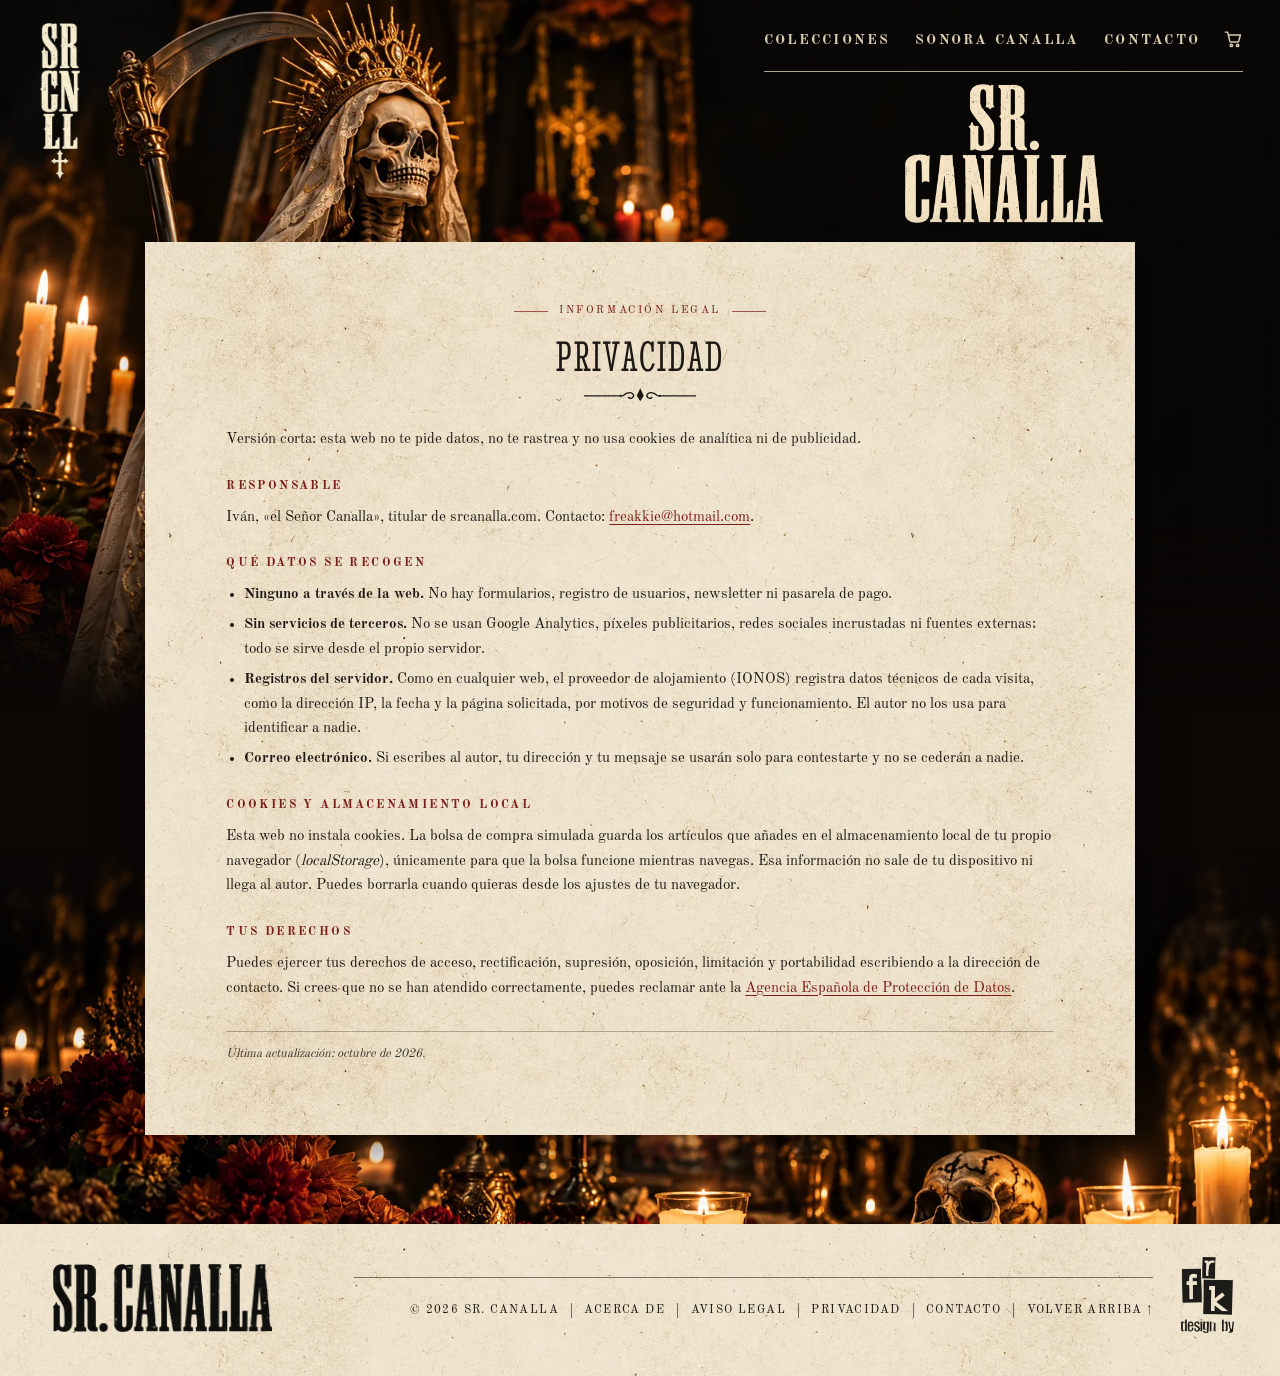
<file: privacidad.html>
<!doctype html>
<html lang="es">
<head>
<meta charset="utf-8">
<meta name="viewport" content="width=device-width,initial-scale=1,viewport-fit=cover">
<title>Privacidad · Sr. Canalla</title>
<meta name="description" content="Política de privacidad y cookies de srcanalla.com.">
<link rel="preload" href="fonts/oldstd.woff2" as="font" type="font/woff2" crossorigin>
<link rel="stylesheet" href="css/styles.css?v=5">
<link rel="stylesheet" href="css/marketplace.css?v=4">
<link rel="stylesheet" href="css/paginas.css?v=1">
</head>
<body class="mk">
<svg width="0" height="0" style="position:absolute" aria-hidden="true"><symbol id="orla" viewBox="0 0 104 12" preserveAspectRatio="xMidYMid meet"><g fill="none" stroke="currentColor" stroke-width="1.3"><path d="M0 7h36M68 7h36"/><path d="M36 7c4-4 9-4 10 0-1 3-4 3-5 1M68 7c-4-4-9-4-10 0 1 3 4 3 5 1"/></g><path d="M52 0l3.2 7L52 12 48.8 7z" fill="currentColor"/><circle cx="34" cy="7" r="1" fill="currentColor"/><circle cx="70" cy="7" r="1" fill="currentColor"/></symbol></svg>
<div class="mk-escena">
  <header class="sec mk-cab">
    <div class="lienzo">
      <a class="abs logo-v" href="index.html" aria-label="Sr. Canalla, inicio"><img class="fit" src="img/logo-vertical.webp" alt="" width="362" height="1433"></a>
      <nav class="abs nav caps" aria-label="Principal">
        <a href="index.html#colecciones">Colecciones</a>
        <a class="ext" href="index.html#sonora-canalla">Sonora Canalla</a>
        <a class="ext js-mail" href="#contacto" data-u="freakkie" data-d="hotmail.com">Contacto</a>
        <button type="button" class="carro js-bolsa" aria-label="Bolsa, 0 artículos"><svg viewBox="0 0 24 24" aria-hidden="true" fill="none" stroke="currentColor" stroke-width="1.9" stroke-linecap="round" stroke-linejoin="round"><path d="M1.8 2.8h3l2.7 11.6a1.6 1.6 0 0 0 1.6 1.2h8.7a1.6 1.6 0 0 0 1.5-1.2L21.4 6.6H5.9"/><circle cx="9.6" cy="20.2" r="1.5"/><circle cx="17.8" cy="20.2" r="1.5"/></svg><span class="carro__n js-bolsa-n" hidden>0</span></button>
      </nav>
      <a class="abs logo" href="index.html" aria-label="Sr. Canalla, inicio"><img class="fit" src="img/logo-principal.webp" alt="Sr. Canalla" width="1379" height="968"></a>
    </div>
  </header>

  <main class="pg-panel papel">
    <p class="pg-eyebrow caps">Información legal</p>
    <h1 class="pg-titulo">Privacidad</h1>
    <svg class="pg-orla" aria-hidden="true"><use href="#orla"/></svg>
    <div class="pg-texto">
      <p>Versión corta: esta web no te pide datos, no te rastrea y no usa cookies de analítica ni de publicidad.</p>

      <h2>Responsable</h2>
      <p>Iván, «el Señor Canalla», titular de srcanalla.com. Contacto: <a class="js-mail" href="#contacto" data-u="freakkie" data-d="hotmail.com" data-ver>la dirección de contacto</a>.</p>

      <h2>Qué datos se recogen</h2>
      <ul>
        <li><strong>Ninguno a través de la web.</strong> No hay formularios, registro de usuarios, newsletter ni pasarela de pago.</li>
        <li><strong>Sin servicios de terceros.</strong> No se usan Google Analytics, píxeles publicitarios, redes sociales incrustadas ni fuentes externas: todo se sirve desde el propio servidor.</li>
        <li><strong>Registros del servidor.</strong> Como en cualquier web, el proveedor de alojamiento (IONOS) registra datos técnicos de cada visita, como la dirección IP, la fecha y la página solicitada, por motivos de seguridad y funcionamiento. El autor no los usa para identificar a nadie.</li>
        <li><strong>Correo electrónico.</strong> Si escribes al autor, tu dirección y tu mensaje se usarán solo para contestarte y no se cederán a nadie.</li>
      </ul>

      <h2>Cookies y almacenamiento local</h2>
      <p>Esta web no instala cookies. La bolsa de compra simulada guarda los artículos que añades en el almacenamiento local de tu propio navegador (<em>localStorage</em>), únicamente para que la bolsa funcione mientras navegas. Esa información no sale de tu dispositivo ni llega al autor. Puedes borrarla cuando quieras desde los ajustes de tu navegador.</p>

      <h2>Tus derechos</h2>
      <p>Puedes ejercer tus derechos de acceso, rectificación, supresión, oposición, limitación y portabilidad escribiendo a la dirección de contacto. Si crees que no se han atendido correctamente, puedes reclamar ante la <a href="https://www.aepd.es" rel="noopener">Agencia Española de Protección de Datos</a>.</p>

      <p class="pg-nota">Última actualización: octubre de 2026.</p>
    </div>
  </main>

  <div class="mk-franja" role="presentation"></div>
</div>

<footer class="sec pie papel" id="contacto">
  <div class="lienzo">
    <a class="abs logo-pie" href="index.html" aria-label="Sr. Canalla, inicio"><img class="fit" src="img/logo-pie.webp" alt="" width="1795" height="556" loading="lazy"></a>
    <span class="abs linea" aria-hidden="true"></span>
    <div class="abs links caps">
      <span>© <span class="js-anio">2026</span> Sr. Canalla</span>
      <a href="acerca.html">Acerca de</a>
      <a href="aviso-legal.html">Aviso legal</a>
      <a href="privacidad.html">Privacidad</a>
      <a class="js-mail" href="#contacto" data-u="freakkie" data-d="hotmail.com">Contacto</a>
      <a href="#">Volver arriba ↑</a>
    </div>
    <div class="abs frk"><img class="fit" src="img/logo-frk.webp" alt="Design by FRK" width="346" height="499" loading="lazy"></div>
  </div>
</footer>

<div class="toast" role="status" aria-live="polite"></div>
<script src="js/main.js?v=5"></script>
</body>
</html>
</file>
<file: css/styles.css>
/* Sr. Canalla — portada v2
   Escritorio: lienzo proporcional al mockup de referencia (724 px de ancho).
   1 unidad del mockup = var(--k). Todas las medidas salen del mockup.
   Móvil (<820px): composición apilada con las mismas piezas. */

@font-face{font-family:"Stint";src:url(../fonts/stint.woff2) format("woff2");font-display:swap}
@font-face{font-family:"Old Standard";src:url(../fonts/oldstd.woff2) format("woff2");font-weight:400;font-display:swap}
@font-face{font-family:"Old Standard";src:url(../fonts/oldstd-700.woff2) format("woff2");font-weight:700;font-display:swap}

:root{
  --altar:#0b0806;
  --hueso:#e9dcc3;
  --tinta:#1d1813;
  --sangre:#7a1d1b;
  --vela:#dccdb0;
  --f-rotulo:"Stint","Arial Narrow",serif;
  --f-texto:"Old Standard",Georgia,serif;
  --k:calc(min(100vw,1920px) / 724);
  color-scheme:dark;
}
*,*::before,*::after{box-sizing:border-box}
html{scroll-behavior:smooth}
body{margin:0;overflow-x:clip;background:var(--altar);color:var(--tinta);font-family:var(--f-texto);-webkit-font-smoothing:antialiased}
img{display:block;max-width:none}
a{color:inherit;text-decoration:none}
:focus-visible{outline:2px solid var(--sangre);outline-offset:3px}
h1,h2,p{margin:0}
.sr{position:absolute;width:1px;height:1px;overflow:hidden;clip-path:inset(50%);white-space:nowrap}

/* Sección y lienzo */
.sec{position:relative;width:100%;overflow:hidden;height:calc(var(--k) * var(--h))}
.lienzo{position:relative;height:100%;width:calc(var(--k) * 724);margin:0 auto}
.abs{position:absolute;left:calc(var(--k) * var(--x));top:calc(var(--k) * var(--y));width:calc(var(--k) * var(--w));height:calc(var(--k) * var(--hh))}
.fit{object-fit:contain;width:100%;height:100%}
.papel{background:var(--hueso) url(../img/papel.webp) center/calc(var(--k) * 420) repeat}

/* Textos pequeños */
.caps{font-family:var(--f-texto);text-transform:uppercase;letter-spacing:.2em;white-space:nowrap}

/* Botón */
.btn{display:flex;align-items:center;justify-content:center;gap:.8em;border:1px solid currentColor;font-size:calc(var(--k) * 8.7);font-weight:700;transition:background .25s,color .25s}
.btn .fl{display:inline-block;transition:transform .25s}
.btn:hover .fl{transform:translateX(.4em)}
.papel .btn:hover{background:var(--tinta);color:var(--hueso)}
.hero .btn:hover{background:var(--vela);color:var(--altar)}

/* ---------- CABECERA ---------- */
.hero{--h:406;background:linear-gradient(90deg,transparent 52%,rgba(8,6,4,.45) 64%,rgba(8,6,4,.62) 100%),var(--altar) url(../img/cabecera.webp) center/cover no-repeat;color:var(--vela)}
.hero .logo-v{--x:17;--y:13;--w:34;--hh:88}
.nav{--x:432;--y:18;--w:271;--hh:23;display:flex;justify-content:space-between;align-items:flex-start;border-bottom:1px solid rgba(220,205,176,.8);font-size:calc(var(--k) * 8);font-weight:700}
.nav a,.nav button{font:inherit;letter-spacing:.16em;color:inherit;background:none;border:0;padding:0;cursor:pointer;text-transform:uppercase}
.nav a:hover,.nav button:hover{color:#fff}
.nav{line-height:1.25}
.nav .carro{position:relative;display:inline-flex;align-items:center;height:1.25em;margin-top:-.08em}
.nav .carro svg{height:1.3em;width:1.3em;display:block}
.nav .carro__n{position:absolute;top:-.55em;right:-.75em;font-size:.75em;letter-spacing:0}
.hero .logo{--x:446;--y:62;--w:250;--hh:228}
.hero .sub{--x:440;--y:301;--w:260;--hh:14;display:flex;justify-content:center;gap:1.1em;font-size:calc(var(--k) * 9.8);letter-spacing:.1em;font-weight:700;color:var(--hueso)}
.hero .btn{--x:468;--y:332;--w:208;--hh:32;color:var(--hueso)}

/* ---------- ÍNDICE ---------- */
.indice{--h:123}
.indice .lbl{--x:36;--y:21;--w:150;--hh:12;font-size:calc(var(--k) * 7.6);letter-spacing:.22em}
.indice .linea{--x:192;--y:27;--w:496;--hh:1;background:rgba(29,24,19,.6)}
.indice .div1{--x:197;--y:45;--w:1;--hh:60;background:rgba(29,24,19,.55)}
.indice .div2{--x:365;--y:45;--w:1;--hh:60;background:rgba(29,24,19,.55)}
.indice .item{display:flex;flex-direction:column;align-items:center;justify-content:flex-start;gap:calc(var(--k) * 4)}
.indice .div3{--x:533;--y:45;--w:1;--hh:60;background:rgba(29,24,19,.55)}
.indice .i1{--x:30;--y:49;--w:167;--hh:50}
.indice .i2{--x:198;--y:49;--w:167;--hh:50}
.indice .i3{--x:366;--y:49;--w:167;--hh:50}
.indice .i4{--x:534;--y:49;--w:167;--hh:50}
.indice .num{font-family:var(--f-texto);color:var(--sangre);font-size:calc(var(--k) * 15);line-height:1}
.indice .nom{font-family:var(--f-rotulo);font-size:calc(var(--k) * 24);line-height:1;letter-spacing:.07em;text-transform:uppercase;-webkit-text-stroke:calc(var(--k) * .95) var(--tinta);white-space:nowrap}
.indice .item:hover .nom{color:var(--sangre);-webkit-text-stroke-color:var(--sangre)}

/* ---------- FRANJAS ---------- */
.franja{background-size:cover;background-repeat:no-repeat;background-position:center}
.f1{--h:96;background-image:url(../img/franja-1.webp);background-position:center 62%}
.f2{--h:87;background-image:url(../img/franja-2.webp);background-position:center 55%}
.f3{--h:90;background-image:url(../img/franja-3.webp);background-position:center 50%}
.f5{--h:90;background-image:url(../img/franja-5.webp);background-position:center 62%}
.f4{--h:151;background-image:url(../img/franja-4.webp);background-position:center 55%}

/* ---------- COLECCIONES ---------- */
.col .ilus img{width:100%;height:100%;object-fit:cover}
.col .eyebrow{display:flex;align-items:baseline;justify-content:center;gap:.9em;font-size:calc(var(--k) * 9.4);letter-spacing:.2em}
.col .eyebrow b{font-weight:700;font-size:2.1em;letter-spacing:.02em;color:var(--sangre);line-height:1}
.col .orla{color:var(--tinta)}
.col .raya{background:var(--tinta)}
.col .btn{color:var(--tinta)}

/* La Catrina: sección 625–1036 */
.catrina{--h:411}
.catrina .ilus{--x:-46;--y:-36;--w:520;--hh:520}
.catrina .eyebrow{--x:470;--y:54;--w:210;--hh:24}
.catrina .orla{--x:523;--y:96;--w:104;--hh:12}
.catrina .titulo{--x:430;--y:123;--w:273;--hh:182}
.catrina .raya{--x:548;--y:317;--w:55;--hh:1.2}
.catrina .btn{--x:489;--y:341;--w:173;--hh:33}

/* Calavera Veloz: sección 1123–1537 */
.calavera{--h:414}
.calavera .ilus{--x:252;--y:-30;--w:530;--hh:516}
.calavera .eyebrow{--x:60;--y:47;--w:180;--hh:24}
.calavera .orla{--x:120;--y:93;--w:52;--hh:12}
.calavera .titulo{--x:8;--y:112;--w:304;--hh:222}
.calavera .btn{--x:62;--y:340;--w:174;--hh:34}

/* Dr. Matanza: sección 1627–1935 */
.matanza{--h:308}
.matanza .ilus{--x:8;--y:-14;--w:364;--hh:360}
.matanza .eyebrow{--x:450;--y:51;--w:210;--hh:24}
.matanza .orla{--x:512;--y:89;--w:74;--hh:12}
.matanza .titulo{--x:398;--y:108;--w:301;--hh:103}
.matanza .raya{--x:525;--y:225;--w:55;--hh:1.2}
.matanza .btn{--x:462;--y:239;--w:175;--hh:32}

/* La Llorona: misma altura que Dr. Matanza, en espejo (imagen a la derecha) */
.llorona{--h:308}
.llorona .ilus{--x:322;--y:-22;--w:410;--hh:361}
.llorona .ilus img{-webkit-mask-image:linear-gradient(90deg,transparent 0,#000 22%);mask-image:linear-gradient(90deg,transparent 0,#000 22%)}
.llorona .eyebrow{--x:70;--y:42;--w:210;--hh:24}
.llorona .orla{--x:138;--y:80;--w:74;--hh:12}
.llorona .titulo{--x:27;--y:96;--w:297;--hh:122}
.llorona .raya{--x:148;--y:227;--w:55;--hh:1.2}
.llorona .btn{--x:88;--y:240;--w:175;--hh:32}

/* ---------- PIE ---------- */
.pie{--h:86}
.pie .logo-pie{--x:30;--y:22;--w:124;--hh:40}
.pie .linea{--x:200;--y:30;--w:452;--hh:1;background:rgba(29,24,19,.55)}
.pie .links{--x:170;--y:43;--w:482;--hh:12;display:flex;justify-content:flex-end;align-items:center;font-size:calc(var(--k) * 6.6);letter-spacing:.12em}
.pie .links>*{padding-inline:1.05em}
.pie .frk{--x:668;--y:19;--w:30;--hh:43;opacity:.88}
.pie .links>*+*{border-left:1px solid rgba(29,24,19,.6)}
.pie .links>:last-child{padding-right:0}
.pie a:hover{color:var(--sangre)}

/* ---------- SONORA CANALLA ---------- */
.f6{--h:66;background-image:url(../img/franja-6.webp);background-position:center 50%;border-top:1px solid #0b0806}
.sc-cab{--h:112;border-bottom:1px solid rgba(29,24,19,.55)}
.sc-titulo{--x:237;--y:16;--w:250;--hh:66}
.sc-l{background:var(--tinta);opacity:.85}
.sc-l1{--x:32;--y:49;--w:132;--hh:1.1}
.sc-l2{--x:560;--y:49;--w:132;--hh:1.1}
.sc-orla{color:var(--tinta)}
.sc-o1{--x:162;--y:45;--w:66;--hh:9}
.sc-o2{--x:496;--y:45;--w:66;--hh:9}
.sc-sub{--x:162;--y:88;--w:400;--hh:14;text-align:center;font-size:calc(var(--k) * 10.4);letter-spacing:.2em;line-height:1.3;color:var(--tinta)}

.sc-juke{--h:310;color:var(--vela);background:linear-gradient(90deg,transparent 50%,rgba(5,4,3,.35) 70%),var(--altar) url(../img/sonora-bar.webp) left center/cover no-repeat}
.sc-panel{--x:386;--y:28;--w:304;--hh:262;display:flex;flex-direction:column;align-items:center}
.sc-lista{list-style:none;margin:0;padding:0;width:100%;border:1px solid rgba(233,220,195,.75)}
.sc-lista li+li{border-top:1px solid rgba(29,24,19,.85)}
.sc-fila{--fs:calc(var(--k) * 15.5);display:grid;grid-template-columns:calc(var(--fs) * 2.9) 1fr auto;align-items:stretch;width:100%;height:calc(var(--k) * 38);padding:0;border:0;cursor:pointer;text-align:left;color:var(--tinta);background:var(--hueso) url(../img/papel.webp) center/calc(var(--k) * 420) repeat;font-family:var(--f-rotulo);font-size:var(--fs);letter-spacing:.09em;text-transform:uppercase;-webkit-text-stroke:calc(var(--k) * .55) currentColor;transition:background-color .2s,color .2s}
.sc-fila>span{display:flex;align-items:center}
.sc-cod{justify-content:center;border-right:1px solid currentColor;letter-spacing:.04em}
.sc-tit{padding-left:1em;white-space:nowrap;overflow:hidden}
.sc-ico{padding-right:.75em}
.sc-ico svg{width:1.55em;height:1.55em;border:1.5px solid currentColor;border-radius:50%;padding:.18em;-webkit-text-stroke:0}
.sc-fila:hover{box-shadow:inset 0 0 0 999px rgba(122,29,27,.1)}
.sc-fila.on{background:#86181f linear-gradient(180deg,rgba(255,255,255,.04),rgba(0,0,0,.12));color:var(--hueso);box-shadow:inset 0 0 0 1px rgba(233,220,195,.7)}
.sc-lema{margin-top:calc(var(--k) * 15);font-size:calc(var(--k) * 9.4);letter-spacing:.2em;text-align:center;color:var(--vela)}
.sc-mandos{display:flex;align-items:center;gap:calc(var(--k) * 30);margin-top:calc(var(--k) * 14)}
.sc-btn{display:grid;place-items:center;width:calc(var(--k) * 24);height:calc(var(--k) * 24);padding:0;border:0;background:none;color:var(--vela);cursor:pointer;transition:color .2s}
.sc-btn svg{width:100%;height:100%}
.sc-btn:hover{color:#fff}
.sc-btn--pp{width:calc(var(--k) * 40);height:calc(var(--k) * 40);border:1.5px solid currentColor;border-radius:50%}
.sc-btn--pp svg{width:62%;height:62%}
.sc-barra{--p:0%;-webkit-appearance:none;appearance:none;width:calc(var(--k) * 266);height:14px;margin:calc(var(--k) * 15) 0 0;background:transparent;cursor:pointer}
.sc-barra:disabled{cursor:default}
.sc-barra::-webkit-slider-runnable-track{height:3px;background:linear-gradient(90deg,#b0222a var(--p),rgba(233,220,195,.28) var(--p))}
.sc-barra::-moz-range-track{height:3px;background:linear-gradient(90deg,#b0222a var(--p),rgba(233,220,195,.28) var(--p))}
.sc-barra::-webkit-slider-thumb{-webkit-appearance:none;width:12px;height:12px;margin-top:-4.5px;border:0;border-radius:50%;background:var(--hueso)}
.sc-barra::-moz-range-thumb{width:12px;height:12px;border:0;border-radius:50%;background:var(--hueso)}
.sc-barra:disabled::-webkit-slider-thumb{opacity:0}
.sc-barra:disabled::-moz-range-thumb{opacity:0}

/* Aviso */
.toast{position:fixed;left:50%;bottom:calc(24px + env(safe-area-inset-bottom,0px));transform:translate(-50%,20px);opacity:0;z-index:20;background:var(--tinta);color:var(--hueso);padding:14px 22px;font-size:12px;letter-spacing:.18em;text-transform:uppercase;transition:opacity .3s,transform .3s;pointer-events:none;max-width:calc(100% - 32px);text-align:center}
.toast.on{opacity:1;transform:translate(-50%,0)}

/* ==================== MÓVIL ==================== */
@media (max-width:819px){
  :root{--m:calc(100vw / 390)}
  .sec{height:auto}
  .lienzo{width:auto;height:auto;padding-inline:16px;display:flex;flex-direction:column;align-items:center}
  .abs{position:static;width:auto;height:auto}

  .hero{background-image:url(../img/cabecera-movil.webp);background-position:center top;background-size:100% auto;background-color:var(--altar)}
  .hero .lienzo{min-height:calc(var(--m) * 860);justify-content:flex-end;padding-bottom:40px;position:relative;background:linear-gradient(180deg,transparent 45%,rgba(11,8,6,.85) 72%,var(--altar) 100%)}
  .hero .logo-v{position:absolute;left:16px;top:16px;width:calc(var(--m) * 30)}
  .nav{position:absolute;right:16px;top:20px;gap:14px;border:0;font-size:10px;letter-spacing:.1em}
  .nav .ext{display:none}
  .hero .logo{width:min(82vw,420px)}
  .hero .sub{margin-top:18px;font-size:11px;gap:.6em}
  .hero .btn{margin-top:22px;padding:14px 26px;font-size:11px}

  .indice .lienzo{padding-block:22px}
  .indice .lbl{align-self:stretch;font-size:10px;display:flex;align-items:center;gap:14px}
  .indice .lbl::after{content:"";flex:1;height:1px;background:rgba(29,24,19,.6)}
  .indice .linea,.indice .div1,.indice .div2,.indice .div3{display:none}
  .indice .item{flex-direction:row;gap:12px;padding:12px 0;align-self:stretch;justify-content:center;border-top:1px solid rgba(29,24,19,.25)}
  .indice .i1{border-top:0;margin-top:8px}
  .indice .num{font-size:18px}
  .indice .nom{font-size:26px;-webkit-text-stroke-width:.5px}

  .franja{height:calc(var(--m) * 92)}
  .f4{height:calc(var(--m) * 130)}

  .col .lienzo{padding-bottom:40px;gap:16px}
  .col .ilus{width:calc(100% + 32px);aspect-ratio:1/1;margin-bottom:-6px}
  .col .ilus img{object-fit:contain}
  .matanza .ilus{aspect-ratio:1/1}
  .col .eyebrow{font-size:12px}
  .col .orla{width:110px;height:14px}
  .col .titulo{width:min(86vw,420px)}
  .matanza .titulo{width:min(90vw,440px)}
  .llorona .titulo{width:min(88vw,430px)}
  .llorona .ilus{aspect-ratio:1235/1086}
  .llorona .ilus img{-webkit-mask-image:none;mask-image:none}
  .col .raya{width:60px;height:1px}
  .col .btn{padding:14px 26px;font-size:11px}

  .pie .lienzo{padding-block:26px;gap:14px}
  .pie .logo-pie{width:150px}
  .pie .linea{display:none}
  .pie .links{flex-wrap:wrap;justify-content:center;row-gap:10px;font-size:10px}
  .pie .links{column-gap:1.6em}
  .pie .links>*{padding-inline:0}
  .pie .links>*+*{border-left:0}
  .pie .frk{width:40px;height:auto;margin-top:6px}
  .pie .frk img{height:auto}

  .f6{height:calc(var(--m) * 92)}
  .sc-cab .lienzo{display:grid;grid-template-columns:1fr auto 1fr;align-items:center;column-gap:10px;padding-block:20px 18px}
  .sc-l{display:none}
  .sc-o1{grid-column:1;justify-self:end;width:100%;max-width:70px;height:10px}
  .sc-titulo{grid-column:2;width:min(64vw,360px)}
  .sc-titulo img{height:auto}
  .sc-o2{grid-column:3;justify-self:start;width:100%;max-width:70px;height:10px}
  .sc-sub{grid-column:1/-1;margin-top:10px;font-size:min(3.1vw,14px);letter-spacing:.14em}
  .sc-juke{background:var(--altar)}
  .sc-juke .lienzo{padding-bottom:30px}
  .sc-juke .lienzo::before{content:"";display:block;width:calc(100% + 32px);aspect-ratio:1.6;background:url(../img/sonora-bar.webp) 18% center/cover no-repeat}
  .sc-panel{width:100%;max-width:520px;margin-top:20px}
  .sc-fila{--fs:min(5.4vw,24px);height:min(15vw,62px)}
  .sc-lema{margin-top:18px;font-size:12px;line-height:1.7;letter-spacing:.16em}
  .sc-lema span{display:block}
  .sc-mandos{gap:34px;margin-top:14px}
  .sc-btn{width:28px;height:28px}
  .sc-btn--pp{width:50px;height:50px}
  .sc-barra{width:min(80%,420px);margin-top:16px;height:20px}
}
@media (prefers-reduced-motion:reduce){html{scroll-behavior:auto}*{transition:none!important}}
</file>
<file: css/marketplace.css>
/* Sr. Canalla — marketplace (coleccion.html)
   Se carga DESPUÉS de styles.css y reutiliza sus variables (--k, colores, fuentes).
   Cabecera y pie: lienzo proporcional, igual que la home.
   Panel central: grid fluido (texto, botones y estados no se escalan como una imagen). */

/* ---------- ESCENA: fondo continuo detrás de cabecera, panel y franja ---------- */
.mk-escena{position:relative;isolation:isolate;background:var(--altar);overflow:hidden}
.mk-escena::before,.mk-escena::after{content:"";position:absolute;left:0;right:0;z-index:-1;pointer-events:none;background-repeat:no-repeat;background-position:center top}
/* Altar de la cabecera (misma imagen y oscurecido que la home) */
.mk-escena::before{top:0;aspect-ratio:1681/936;
  background-image:linear-gradient(90deg,transparent 52%,rgba(8,6,4,.45) 64%,rgba(8,6,4,.62) 100%),url(../img/cabecera.webp);
  background-size:100% 100%,100% auto;
  -webkit-mask-image:linear-gradient(180deg,#000 72%,transparent 100%);mask-image:linear-gradient(180deg,#000 72%,transparent 100%)}
/* Flores, calavera y velas: asoman por los lados del panel y en la franja inferior */
.mk-escena::after{bottom:calc(var(--k) * -95);aspect-ratio:1920/819;background-image:url(../img/franja-1.webp);background-size:100% auto;background-position:center bottom;
  -webkit-mask-image:linear-gradient(180deg,transparent 0,#000 30%);mask-image:linear-gradient(180deg,transparent 0,#000 30%)}

/* ---------- CABECERA ---------- */
.mk-cab{--h:137;color:var(--vela);overflow:visible}
.mk-cab .logo-v{--x:17;--y:13;--w:34;--hh:88;z-index:2}
.mk-cab .logo{--x:512;--y:47;--w:112;--hh:80}

/* ---------- PANEL ---------- */
.mk-panel [hidden]{display:none!important}
.mk-panel{position:relative;z-index:1;width:calc(var(--k) * 670);margin:0 auto;
  display:grid;grid-template-columns:27.5% 1fr;
  padding:calc(var(--k) * 12) calc(var(--k) * 14) calc(var(--k) * 14);
  box-shadow:0 calc(var(--k) * 4) calc(var(--k) * 22) rgba(0,0,0,.55);
  font-size:clamp(14px,calc(var(--k) * 8.6),21px)}

/* Portada de la colección */
.mk-portada{display:flex;flex-direction:column;align-items:center;justify-content:flex-start;gap:calc(var(--k) * 6);padding:calc(var(--k) * 6) calc(var(--k) * 10) 0 0}
.mk-portada__titulo{width:96%}
.mk-portada__titulo img{width:100%;height:auto}
.mk-portada__ilus{width:100%;height:auto;filter:drop-shadow(0 4px 8px rgba(29,24,19,.18))}

/* Cuerpo: ficha + carrusel */
.mk-cuerpo{border-left:1px solid rgba(29,24,19,.45);padding-left:calc(var(--k) * 18);display:flex;flex-direction:column;gap:calc(var(--k) * 14);min-width:0}
.mk-ficha{display:grid;grid-template-columns:46% 1fr;gap:calc(var(--k) * 14);align-items:start}

/* Galería */
.mk-galeria{display:flex;flex-direction:column;gap:calc(var(--k) * 6)}
.mk-galeria__principal{aspect-ratio:4/3;display:flex;align-items:center;justify-content:center;overflow:hidden}
.mk-galeria img{width:100%;height:100%;object-fit:contain;transition:opacity .25s}
.mk-galeria img.cubre{object-fit:cover}
.mk-galeria img.sombra,.mk-tarjeta img{filter:drop-shadow(0 6px 9px rgba(29,24,19,.28))}
.mk-galeria img.cargando{opacity:0}
.mk-galeria__minis[hidden]{display:none}
.mk-galeria__minis{display:grid;grid-template-columns:repeat(3,1fr);gap:calc(var(--k) * 6)}
.mk-mini{aspect-ratio:1/0.86;padding:0;border:1px solid rgba(29,24,19,.25);background:rgba(255,255,255,.12);cursor:pointer;overflow:hidden;transition:border-color .2s}
.mk-mini img{width:100%;height:100%;object-fit:contain;filter:none!important}
.mk-mini img.cubre{object-fit:cover}
.mk-mini:hover{border-color:var(--tinta)}
.mk-mini[aria-pressed="true"]{border:2px solid var(--sangre)}

/* Información */
.mk-info{display:flex;flex-direction:column;align-items:flex-start}
.mk-info__col{display:flex;align-items:center;gap:1em;width:100%;font-size:.66em;letter-spacing:.24em;font-weight:700}
.mk-info__col::after{content:"";flex:1;height:1px;background:rgba(29,24,19,.6)}
.mk-info__nombre{margin:.25em 0 0;font-family:var(--f-texto);font-weight:700;font-size:2.75em;line-height:1;letter-spacing:-.015em}
.mk-info__precio{margin-top:.2em;font-weight:700;font-size:1.6em;line-height:1.1}
.mk-info__claim{margin-top:.5em;font-size:1.22em;line-height:1.2}
.mk-info__mat{margin-top:.3em;font-size:.9em;opacity:.9}

.mk-opcion{display:flex;align-items:center;gap:1em;margin-top:1em}
.mk-opcion[hidden]{display:none}
.mk-opcion__lbl{font-size:.95em;white-space:nowrap}
.mk-opcion__lbl b{font-weight:400;text-transform:capitalize}
.mk-colores{display:flex;gap:.7em}
.mk-swatch{width:1.75em;height:1.75em;border-radius:50%;border:1px solid rgba(29,24,19,.55);padding:0;cursor:pointer;outline-offset:3px}
.mk-swatch[aria-checked="true"]{outline:2px solid var(--tinta)}
.mk-swatch--negro{background:#141110}
.mk-swatch--blanco{background:#f3ece0}
/* Pieles (gafas Dr. Matanza): un leve degradado para que se lea como cuero y no como color plano */
.mk-swatch--piel-negra{background:radial-gradient(circle at 35% 30%,#3a332e,#151210 70%)}
.mk-swatch--marron{background:#6b3a1f}
.mk-swatch--beige{background:#d8c3a0}
.mk-swatch--piel-marron{background:radial-gradient(circle at 35% 30%,#a5582f,#5e2a16 75%)}
.mk-tallas{display:flex;flex-wrap:wrap;gap:.55em}
.mk-talla{min-width:2.9em;height:2.1em;padding:0 .6em;border:1px solid rgba(29,24,19,.55);background:transparent;color:var(--tinta);font:inherit;font-size:.88em;cursor:pointer;transition:background .2s,color .2s}
.mk-talla:hover{border-color:var(--tinta)}
.mk-talla[aria-checked="true"]{background:var(--sangre);border-color:var(--sangre);color:var(--hueso)}
.mk-guia{margin:.6em 0 0 3.6em;padding:0;border:0;background:none;color:inherit;font:inherit;font-size:.78em;text-decoration:underline;text-underline-offset:.2em;cursor:pointer}
.js-op-talla[hidden]+.mk-guia{display:none}

.mk-compra{display:flex;gap:.9em;align-items:stretch;width:100%;margin-top:1.2em}
.mk-cant{display:flex;align-items:center;border:1px solid rgba(29,24,19,.55);flex:0 0 auto}
.mk-cant button{width:2.2em;height:100%;border:0;background:none;font:inherit;font-size:1.1em;cursor:pointer;color:var(--tinta)}
.mk-cant output{min-width:1.6em;text-align:center;font-size:1.05em}
.mk-anadir{flex:1;min-height:2.75em;border:0;background:#4a0f10;color:var(--hueso);font:inherit;font-weight:700;font-size:.78em;letter-spacing:.24em;cursor:pointer;transition:background .2s}
.mk-anadir:hover{background:var(--sangre)}
.mk-stock{margin:.6em 0 0 calc(6em + .9em);font-size:.8em}

/* Más de la colección */
.mk-mas__t{display:flex;align-items:center;gap:1.2em;font-size:.66em;letter-spacing:.3em;font-weight:700;justify-content:center}
.mk-mas__t::before,.mk-mas__t::after{content:"";flex:1;height:1px;background:rgba(29,24,19,.6)}
.mk-carrusel{display:grid;grid-template-columns:auto 1fr auto;align-items:center;gap:calc(var(--k) * 6);margin-top:calc(var(--k) * 8)}
.mk-flecha{width:2em;height:3em;padding:0;border:0;background:none;color:var(--tinta);cursor:pointer;transition:opacity .2s,transform .2s}
.mk-flecha svg{width:.85em;height:1.8em;display:block;margin:auto}
.mk-flecha:hover:not(:disabled){transform:scale(1.15)}
.mk-flecha:disabled{opacity:.2;cursor:default}
.mk-ventana{overflow:hidden}
.mk-pista{--vis:3;--gap:calc(var(--k) * 10);display:flex;gap:var(--gap);margin:0;padding:0;list-style:none;transition:transform .45s cubic-bezier(.3,.7,.2,1)}
.mk-pista>li{flex:0 0 calc((100% - var(--gap) * (var(--vis) - 1)) / var(--vis))}
.mk-tarjeta{display:flex;flex-direction:column;align-items:center;width:100%;padding:0;border:0;background:none;color:inherit;font:inherit;cursor:pointer;text-align:center}
.mk-tarjeta__img{width:100%;aspect-ratio:4/3;display:flex;align-items:center;justify-content:center;border:1px solid rgba(29,24,19,.22);background:rgba(255,255,255,.1);overflow:hidden;transition:border-color .2s}
.mk-tarjeta img{width:88%;height:88%;object-fit:contain;transition:transform .35s}
.mk-tarjeta:hover .mk-tarjeta__img{border-color:var(--tinta)}
.mk-tarjeta:hover img{transform:scale(1.05)}
.mk-tarjeta__n{margin-top:.55em;font-weight:700;font-size:.9em}
.mk-tarjeta__p{font-weight:700;font-size:.8em}

/* Colección vacía */
.mk-vacia{display:flex;flex-direction:column;align-items:flex-start;justify-content:center;gap:1em;min-height:calc(var(--k) * 300);max-width:30em}
.mk-vacia__t{font-weight:700;font-size:2.4em;line-height:1}
.mk-vacia__btn{color:var(--tinta);padding:.9em 1.6em;font-size:.72em}

/* ---------- Visor ampliado: pop-up cuadrado con paspartú blanco ---------- */
.mk-galeria__principal{cursor:zoom-in}
.mk-galeria__principal:focus-visible{outline:2px solid var(--sangre);outline-offset:3px}
html.mk-sin-scroll{overflow:hidden}
.mk-visor{--lado:min(92vw,92vh);width:var(--lado);height:var(--lado);max-width:none;max-height:none;
  padding:0;border:0;overflow:visible;background:#fbfaf7;color:var(--tinta);
  box-shadow:0 18px 60px rgba(0,0,0,.6),0 0 0 1px rgba(0,0,0,.08)}
.mk-visor::backdrop{background:rgba(8,6,4,.82);backdrop-filter:blur(2px)}
.mk-visor[open]{animation:mk-visor-in .28s cubic-bezier(.3,.7,.2,1)}
.mk-visor[open]::backdrop{animation:mk-fade .28s ease}
/* Paspartú: margen blanco generoso + ventana con bisel fino, como un marco de lámina */
.mk-visor__marco{margin:0;width:100%;height:100%;padding:9%;box-sizing:border-box}
.mk-visor__ventana{width:100%;height:100%;display:flex;align-items:center;justify-content:center;overflow:hidden;background:#fff;
  box-shadow:inset 0 0 0 1px rgba(29,24,19,.28),inset 2px 2px 5px rgba(29,24,19,.16)}
.mk-visor__ventana img{width:100%;height:100%;object-fit:contain;filter:drop-shadow(0 8px 14px rgba(29,24,19,.25))}
.mk-visor__ventana img.cubre{object-fit:cover;filter:none}
.mk-visor__cerrar{position:absolute;top:2.2%;right:2.2%;width:42px;height:42px;padding:9px;border:0;background:none;color:var(--tinta);cursor:pointer;transition:color .2s,transform .2s}
.mk-visor__cerrar svg{display:block;width:100%;height:100%}
.mk-visor__cerrar:hover{color:var(--sangre);transform:rotate(90deg)}
.mk-visor__cerrar:focus-visible{outline:2px solid var(--sangre)}
@keyframes mk-visor-in{from{opacity:0;transform:scale(.94)}to{opacity:1;transform:none}}
@keyframes mk-fade{from{opacity:0}to{opacity:1}}
@media (prefers-reduced-motion:reduce){.mk-visor[open],.mk-visor[open]::backdrop{animation:none}.mk-visor__cerrar:hover{transform:none}}

/* Franja de separación */
.mk-franja{height:calc(var(--k) * 50)}

/* ==================== MÓVIL ==================== */
@media (max-width:819px){
  .mk-escena::before{aspect-ratio:auto;height:330px;background-image:linear-gradient(180deg,rgba(8,6,4,.1) 40%,rgba(8,6,4,.75) 100%),url(../img/cabecera-movil.webp);background-size:100% 100%,cover;background-position:center,center 18%}
  .mk-escena::after{aspect-ratio:auto;height:260px;background-size:cover}
  .mk-cab .lienzo{min-height:250px;justify-content:flex-end;padding-bottom:18px;position:relative}
  .mk-cab .logo-v{position:absolute;left:16px;top:16px;width:30px}
  .mk-cab .logo{width:min(46vw,200px)}

  .mk-panel{width:auto;margin:0 10px;grid-template-columns:1fr;padding:18px 16px 26px;font-size:14px}
  .mk-portada{flex-direction:row;align-items:center;justify-content:center;padding:0 0 14px;gap:10px;border-bottom:1px solid rgba(29,24,19,.35)}
  .mk-portada__titulo{width:52%}
  .mk-portada__ilus{width:40%}
  .mk-cuerpo{border-left:0;padding:18px 0 0;gap:30px}
  .mk-ficha{grid-template-columns:1fr;gap:20px}
  .mk-galeria__principal{aspect-ratio:1/1}
  .mk-info__nombre{font-size:2.2em}
  .mk-guia{margin-left:3.9em}
  .mk-stock{margin-left:0;align-self:center}
  .mk-pista{--vis:2;--gap:12px}
  .mk-carrusel{gap:2px}
  .mk-flecha{width:1.6em}
  .mk-vacia{min-height:0;padding:10px 0}
  .mk-franja{height:90px}
}
</file>
<file: css/paginas.css>
/* Sr. Canalla — páginas de texto (acerca.html, aviso-legal.html, privacidad.html)
   Se carga DESPUÉS de styles.css y marketplace.css: reutiliza la escena, la cabecera
   (.mk-escena, .mk-cab) y la franja del marketplace. Aquí solo va el panel de texto. */

.pg-panel{position:relative;z-index:1;width:calc(var(--k) * 560);margin:0 auto;
  padding:calc(var(--k) * 34) calc(var(--k) * 46) calc(var(--k) * 40);
  box-shadow:0 calc(var(--k) * 4) calc(var(--k) * 22) rgba(0,0,0,.55);
  font-size:clamp(15px,calc(var(--k) * 8.4),20px);line-height:1.65}

.pg-eyebrow{display:flex;align-items:center;justify-content:center;gap:1em;font-size:.72em;letter-spacing:.24em;color:var(--sangre)}
.pg-eyebrow::before,.pg-eyebrow::after{content:"";width:3.2em;height:1px;background:currentColor;opacity:.7}
.pg-titulo{margin:.35em 0 .2em;text-align:center;font-family:var(--f-rotulo);font-weight:400;font-size:2.9em;line-height:1;letter-spacing:.04em;text-transform:uppercase;color:var(--tinta)}
.pg-orla{display:block;width:7.5em;height:.9em;margin:0 auto 1.8em;color:var(--tinta)}

.pg-texto>*+*{margin-top:1em}
.pg-texto h2{margin-top:2em;font-family:var(--f-texto);font-weight:700;font-size:.8em;letter-spacing:.2em;text-transform:uppercase;color:var(--sangre)}
.pg-texto h2+p,.pg-texto h2+ul{margin-top:.6em}
.pg-texto ul{margin-bottom:0;padding-left:1.2em}
.pg-texto li+li{margin-top:.35em}
.pg-texto a{color:var(--sangre);text-decoration:underline;text-decoration-thickness:1px;text-underline-offset:.2em}
.pg-texto a:hover{color:var(--tinta)}
.pg-nota{margin-top:2.4em!important;padding-top:1em;border-top:1px solid rgba(29,24,19,.35);font-size:.82em;font-style:italic;opacity:.85}

/* Acerca de: retrato + texto */
.pg-acerca{display:grid;grid-template-columns:38% 1fr;gap:calc(var(--k) * 30);align-items:start}
.pg-retrato{margin:0;position:sticky;top:24px}
.pg-retrato img{display:block;width:100%;height:auto;max-width:100%;filter:contrast(1.05);box-shadow:0 0 0 1px rgba(29,24,19,.55),0 0 0 calc(var(--k) * 4) var(--hueso),0 0 0 calc(var(--k) * 4.8) rgba(29,24,19,.55)}
.pg-retrato figcaption{margin-top:1.1em;text-align:center;font-size:.68em;letter-spacing:.22em;text-transform:uppercase;opacity:.75}
.pg-acerca .pg-titulo{text-align:left;font-size:2.5em}
.pg-acerca .pg-eyebrow{justify-content:flex-start}
.pg-acerca .pg-eyebrow::before{display:none}
.pg-acerca .pg-orla{margin-left:0}
.pg-acerca .pg-texto p:first-child::first-letter{float:left;font-family:var(--f-rotulo);font-size:3.4em;line-height:.85;padding:.06em .1em 0 0;color:var(--sangre)}

@media (max-width:819px){
  .pg-panel{width:auto;margin:0 10px;padding:28px 20px 32px;font-size:16px}
  .pg-titulo{font-size:2.3em}
  .pg-acerca{grid-template-columns:1fr;gap:26px}
  .pg-retrato{position:static;width:min(70vw,300px);margin:0 auto}
  .pg-acerca .pg-titulo{text-align:center;font-size:2.2em}
  .pg-acerca .pg-eyebrow{justify-content:center}
  .pg-acerca .pg-eyebrow::before{display:block}
  .pg-acerca .pg-orla{margin-left:auto}
}
</file>
